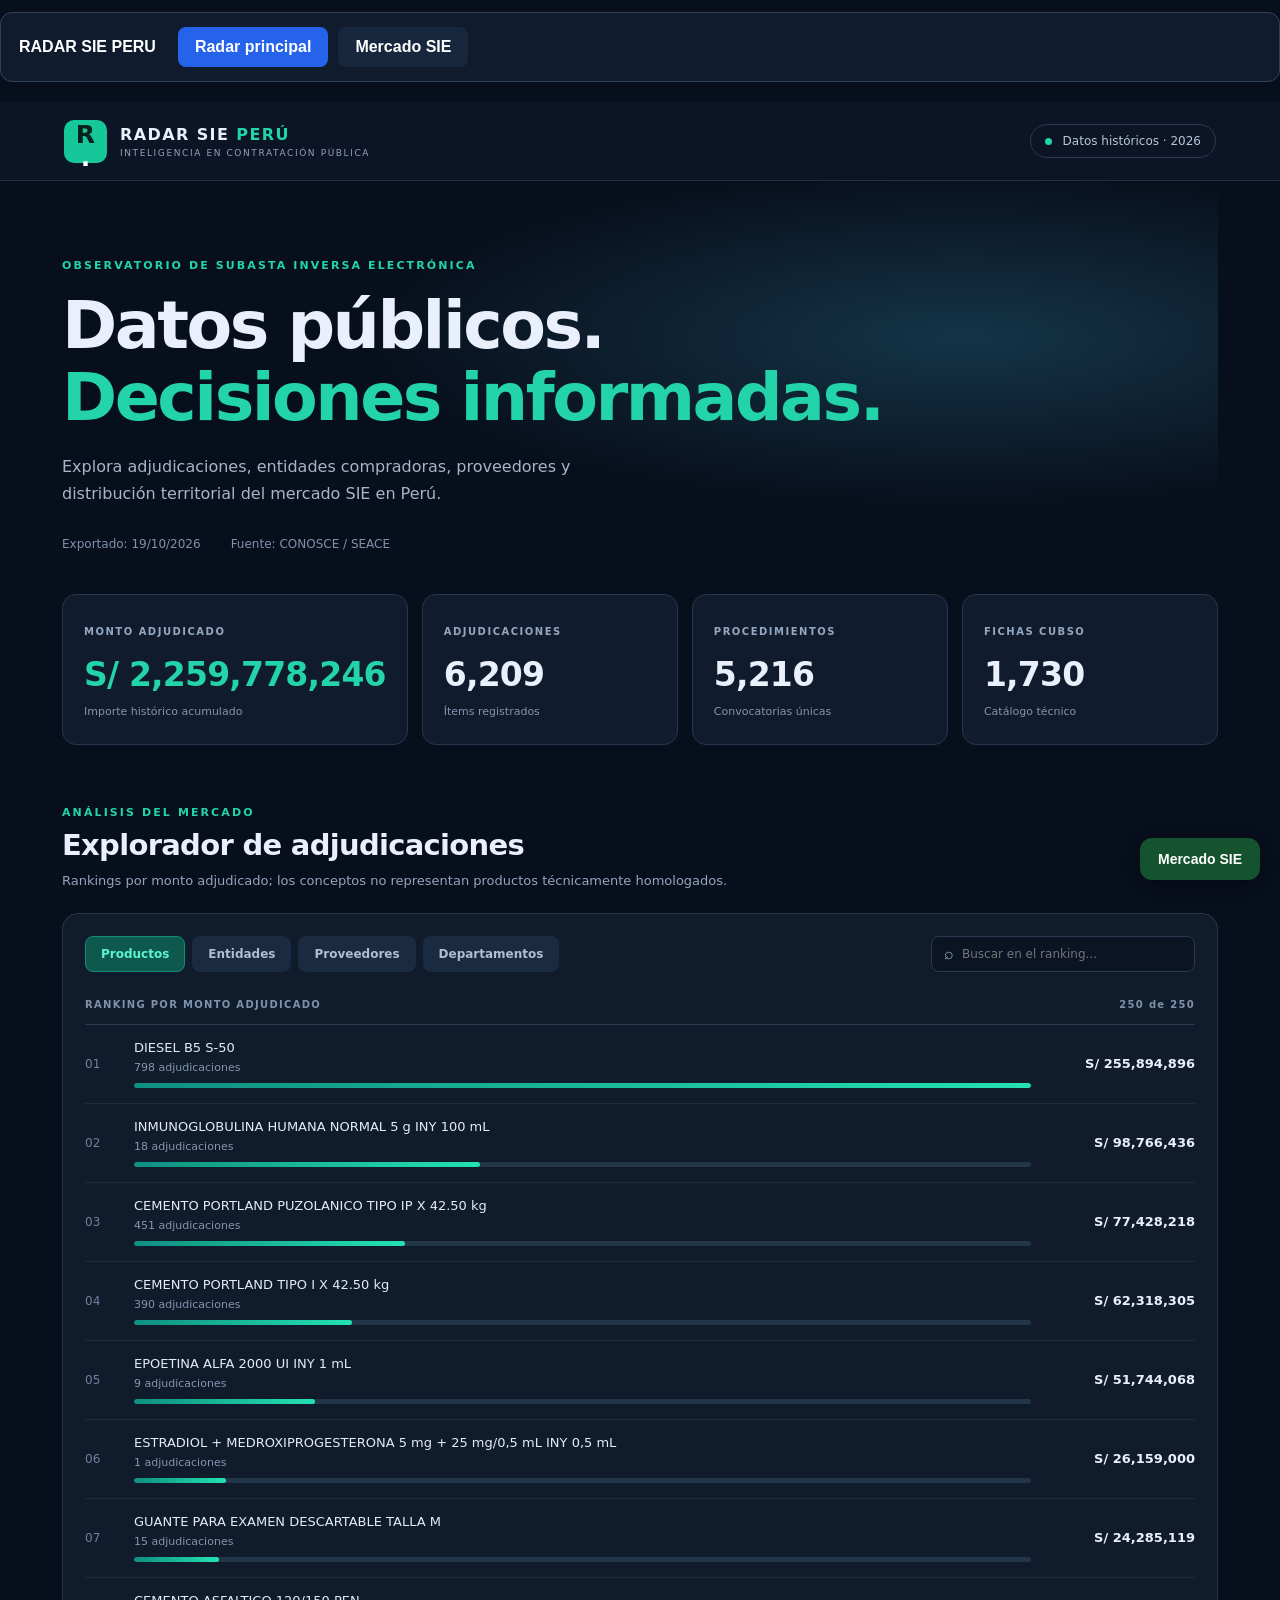
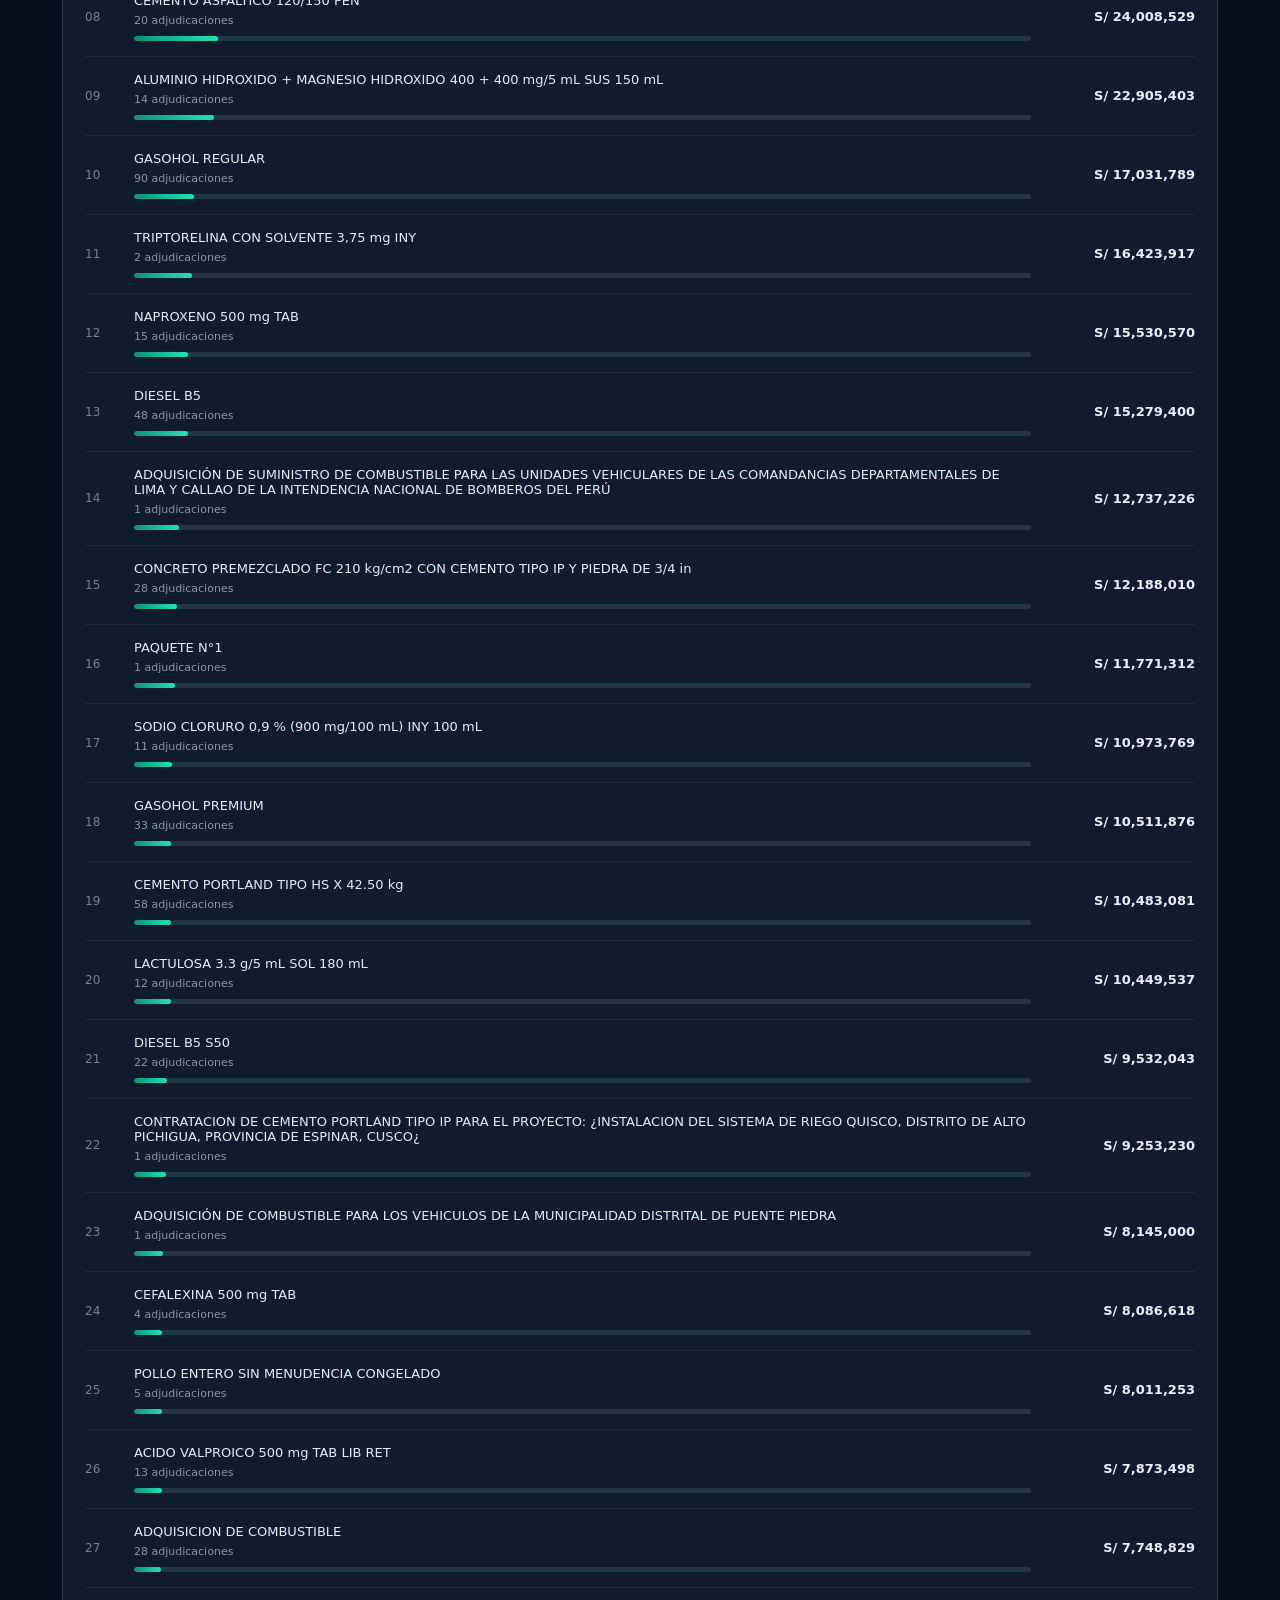
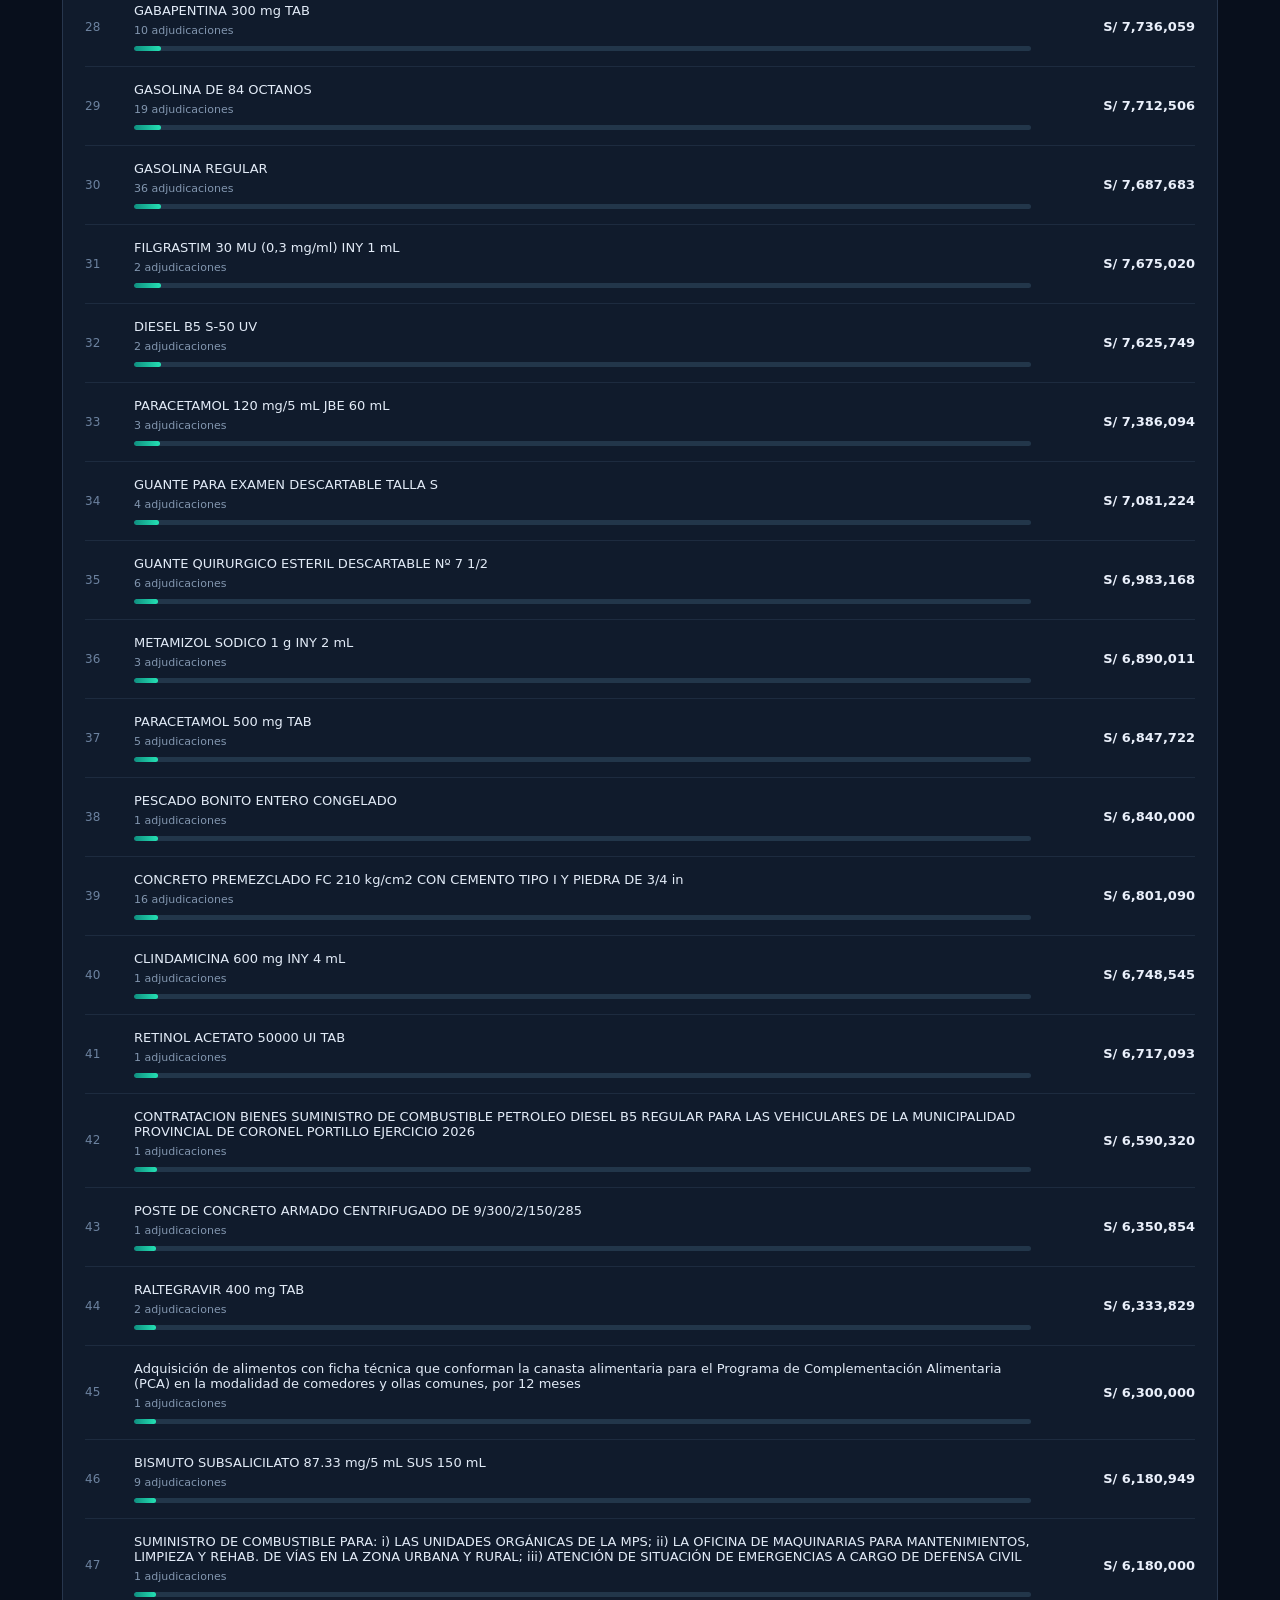
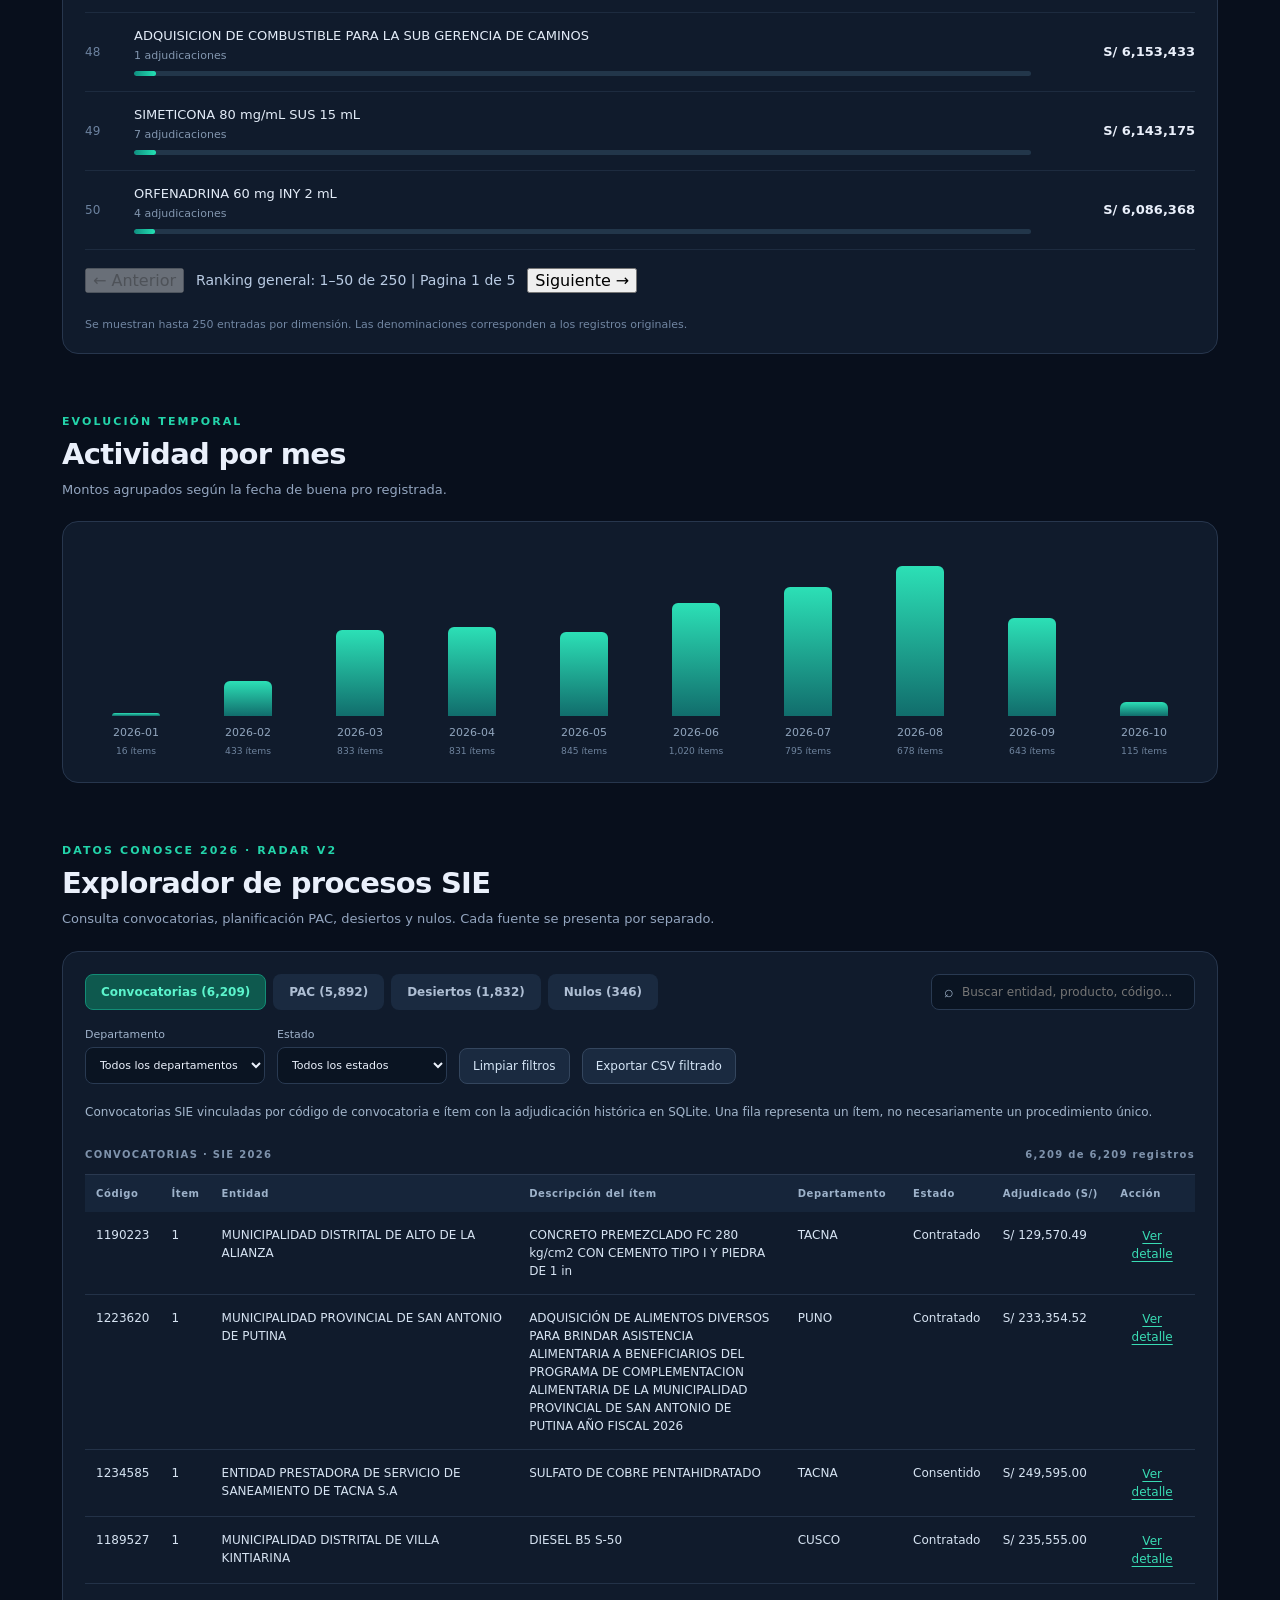
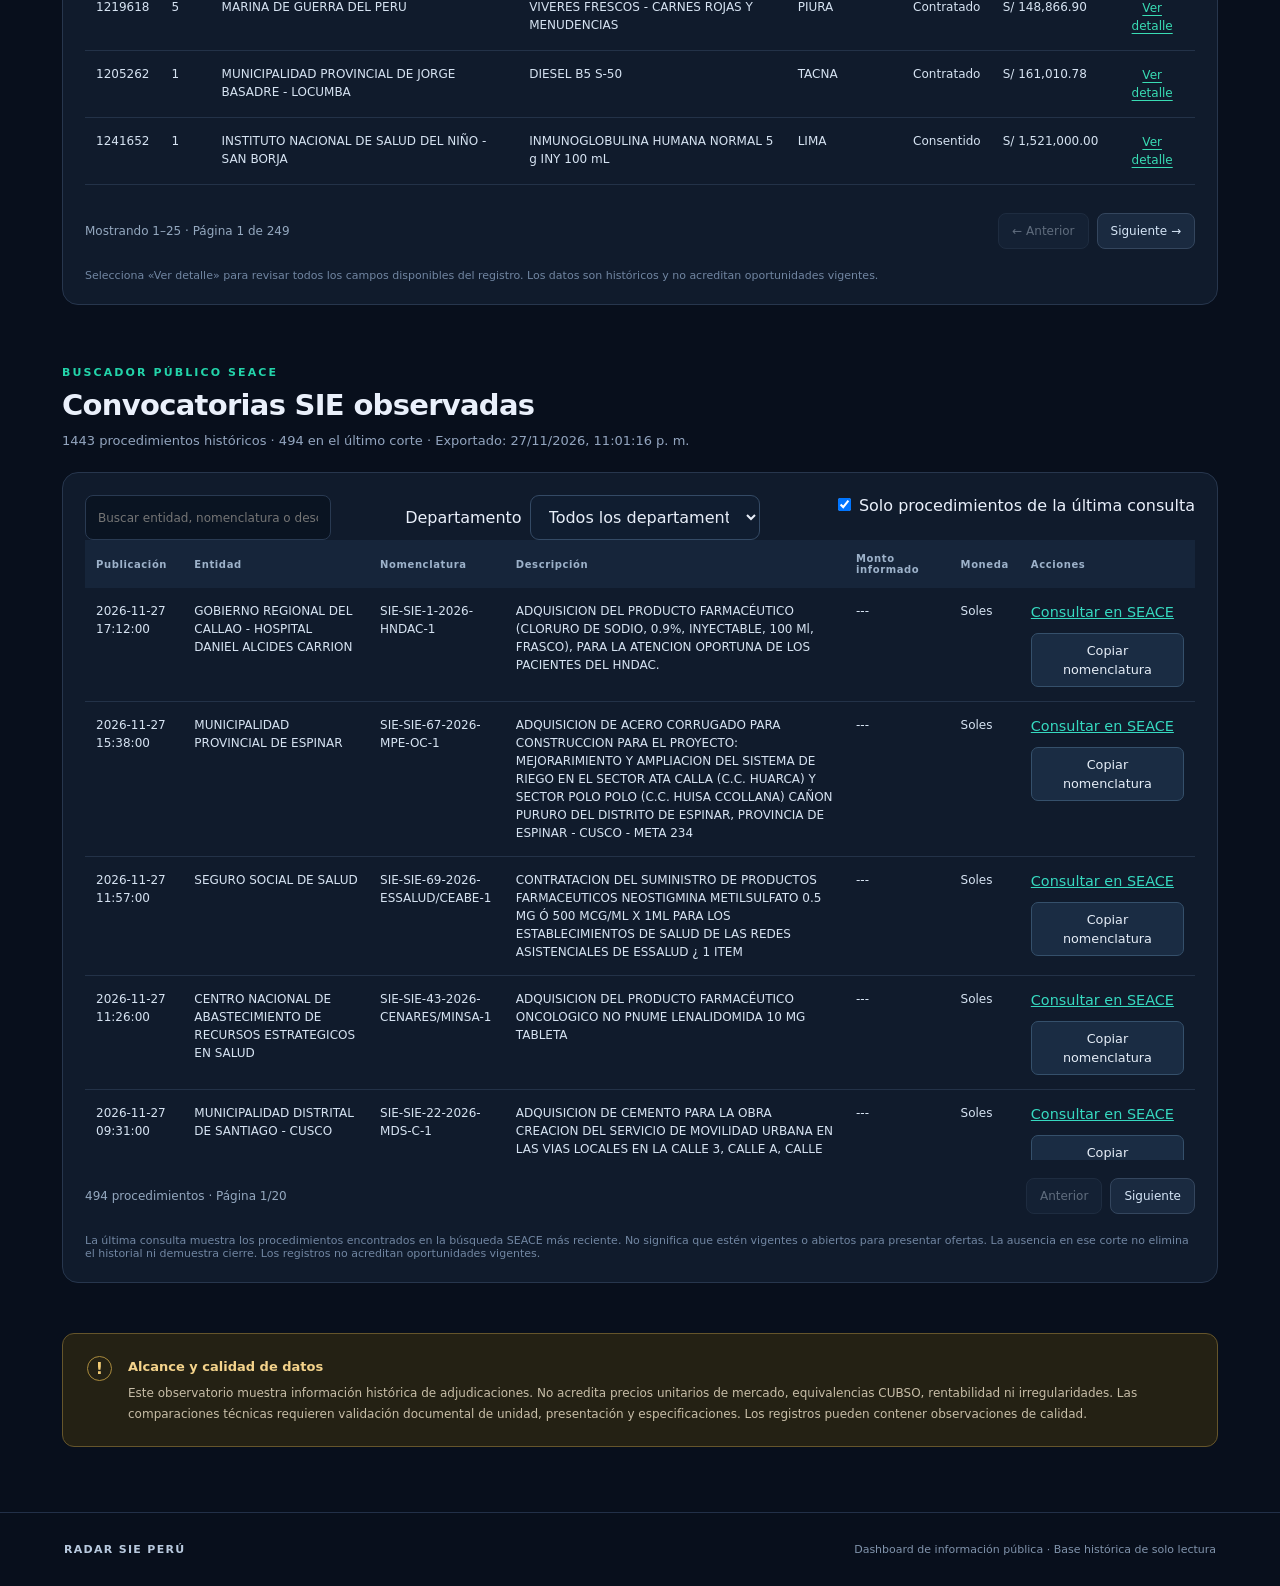
<file: docs/index.html>
<!doctype html><html lang="es"><head><meta charset="utf-8"><meta name="viewport" content="width=device-width,initial-scale=1"><meta name="theme-color" content="#0b1220"><title>Radar SIE Perú · Inteligencia de contrataciones</title><link rel="stylesheet" href="styles.css"><style>
#seace .seace-department-select {
    background: #101d30;
    color: #e8eef8;
    border: 1px solid #344a65;
    border-radius: 9px;
    padding: 11px 14px;
    min-width: 190px;
    max-width: 230px;
    font: inherit;
    cursor: pointer;
    color-scheme: dark;
}
#seace .seace-department-select:focus {
    outline: 2px solid #27d6c3;
    outline-offset: 2px;
}
#seace .seace-department-select option {
    background: #101d30;
    color: #e8eef8;
}
</style>
</head><body>
<!-- RADAR_SIE_NAVEGACION_V231 -->
<nav aria-label="Secciones de Radar SIE Peru" style="display:flex;gap:10px;flex-wrap:wrap;align-items:center;padding:14px 18px;margin:12px auto 20px;max-width:1450px;background:#101c2e;border:1px solid #30425b;border-radius:12px;font-family:Arial,sans-serif;position:relative;z-index:10">
  <span style="color:#ffffff;font-weight:700;margin-right:12px">RADAR SIE PERU</span>
  <a href="./index.html" style="padding:11px 17px;border-radius:8px;background:#2563eb;color:#ffffff;text-decoration:none;font-weight:700">Radar principal</a>
  <a href="./mercado.html" style="padding:11px 17px;border-radius:8px;background:#17273e;color:#ffffff;text-decoration:none;font-weight:700">Mercado SIE</a>
</nav>
<!-- FIN_RADAR_SIE_NAVEGACION_V231 -->
<header class="top"><div class="brand"><span class="logo">R<span>·</span></span><div><strong>RADAR SIE <em>PERÚ</em></strong><small>INTELIGENCIA EN CONTRATACIÓN PÚBLICA</small></div></div><span class="status"><i></i> Datos históricos · 2026</span></header>
<main><section class="hero"><div class="eyebrow">OBSERVATORIO DE SUBASTA INVERSA ELECTRÓNICA</div><h1>Datos públicos.<br><span>Decisiones informadas.</span></h1><p>Explora adjudicaciones, entidades compradoras, proveedores y distribución territorial del mercado SIE en Perú.</p><div class="hero-foot"><span id="actualizado">Cargando datos...</span><span>Fuente: CONOSCE / SEACE</span></div></section>
<section class="stats" id="stats"><div class="metric"><label>MONTO ADJUDICADO</label><strong id="monto">—</strong><small>Importe histórico acumulado</small></div><div class="metric"><label>ADJUDICACIONES</label><strong id="adjudicaciones">—</strong><small>Ítems registrados</small></div><div class="metric"><label>PROCEDIMIENTOS</label><strong id="procedimientos">—</strong><small>Convocatorias únicas</small></div><div class="metric"><label>FICHAS CUBSO</label><strong id="fichas">—</strong><small>Catálogo técnico</small></div></section>
<section class="section"><div class="section-head"><div><div class="eyebrow">ANÁLISIS DEL MERCADO</div><h2>Explorador de adjudicaciones</h2><p>Rankings por monto adjudicado; los conceptos no representan productos técnicamente homologados.</p></div></div><div class="panel"><div class="controls"><div class="tabs" role="group" aria-label="Dimensión del ranking"><button class="active" data-tab="productos">Productos</button><button data-tab="entidades">Entidades</button><button data-tab="proveedores">Proveedores</button><button data-tab="departamentos">Departamentos</button></div><label class="search"><span>⌕</span><input id="buscar" placeholder="Buscar en el ranking..." aria-label="Buscar en ranking"></label></div><div class="charthead"><span>RANKING POR MONTO ADJUDICADO</span><span id="contador">—</span></div><div id="ranking" class="ranking"></div><div class="footnote">Se muestran hasta 250 entradas por dimensión. Las denominaciones corresponden a los registros originales.</div></div></section>
<section class="section"><div class="section-head"><div><div class="eyebrow">EVOLUCIÓN TEMPORAL</div><h2>Actividad por mes</h2><p>Montos agrupados según la fecha de buena pro registrada.</p></div></div><div class="panel"><div id="meses" class="months"></div></div></section>
<section class="section" id="explorador-v2"><div class="section-head"><div><div class="eyebrow">DATOS CONOSCE 2026 · RADAR V2</div><h2>Explorador de procesos SIE</h2><p>Consulta convocatorias, planificación PAC, desiertos y nulos. Cada fuente se presenta por separado.</p></div></div><div class="panel"><div class="controls"><div class="tabs" role="group" aria-label="Fuente de registros SIE" id="v2-tabs"><button class="active" data-v2tab="convocatorias">Convocatorias <span id="v2-count-convocatorias"></span></button><button data-v2tab="pac">PAC <span id="v2-count-pac"></span></button><button data-v2tab="desiertos">Desiertos <span id="v2-count-desiertos"></span></button><button data-v2tab="nulos">Nulos <span id="v2-count-nulos"></span></button></div><label class="search"><span>⌕</span><input id="v2-search" placeholder="Buscar entidad, producto, código..." aria-label="Buscar registros SIE"></label></div><div class="v2-filterbar"><label>Departamento <select id="v2-department"><option value="">Todos los departamentos</option></select></label><label>Estado <select id="v2-state"><option value="">Todos los estados</option></select></label><button id="v2-clear" class="secondary-btn">Limpiar filtros</button><button id="v2-csv" class="secondary-btn">Exportar CSV filtrado</button></div><div class="v2-context" id="v2-context">Cargando fuentes SIE…</div><div class="charthead"><span id="v2-title">REGISTROS SIE</span><span id="v2-counter">—</span></div><div class="v2-tablewrap"><table class="v2-table"><thead id="v2-head"></thead><tbody id="v2-body"></tbody></table></div><div class="v2-pagination"><span id="v2-page-info"></span><div><button id="v2-prev" class="secondary-btn">← Anterior</button><button id="v2-next" class="secondary-btn">Siguiente →</button></div></div><div class="footnote">Selecciona «Ver detalle» para revisar todos los campos disponibles del registro. Los datos son históricos y no acreditan oportunidades vigentes.</div></div></section><dialog id="v2-detail" class="v2-dialog" aria-label="Detalle del registro"><div class="v2-dialog-top"><h3>Detalle del registro</h3><button id="v2-close" class="secondary-btn">Cerrar ×</button></div><div id="v2-detail-body"></div></dialog>
<section class="section" id="seace"><div class="section-head"><div><div class="eyebrow">BUSCADOR PÚBLICO SEACE</div><h2>Convocatorias SIE observadas</h2><p id="seace-status">Cargando convocatorias…</p></div></div><div class="panel"><div class="controls"><label class="search"><input id="seace-search" placeholder="Buscar entidad, nomenclatura o descripción" aria-label="Buscar convocatorias SEACE"></label><label style="display:flex;align-items:center;gap:8px">Departamento <select id="seace-department" aria-label="Filtrar convocatorias por departamento" class="seace-department-select"><option value="">Todos los departamentos</option><option value="Amazonas">Amazonas</option><option value="Áncash">Áncash</option><option value="Apurímac">Apurímac</option><option value="Arequipa">Arequipa</option><option value="Ayacucho">Ayacucho</option><option value="Cajamarca">Cajamarca</option><option value="Callao">Callao</option><option value="Cusco">Cusco</option><option value="Huancavelica">Huancavelica</option><option value="Huánuco">Huánuco</option><option value="Ica">Ica</option><option value="Junín">Junín</option><option value="La Libertad">La Libertad</option><option value="Lambayeque">Lambayeque</option><option value="Lima">Lima</option><option value="Loreto">Loreto</option><option value="Madre de Dios">Madre de Dios</option><option value="Moquegua">Moquegua</option><option value="Pasco">Pasco</option><option value="Piura">Piura</option><option value="Puno">Puno</option><option value="San Martín">San Martín</option><option value="Tacna">Tacna</option><option value="Tumbes">Tumbes</option><option value="Ucayali">Ucayali</option><option value="SIN_IDENTIFICAR">Sin departamento identificado</option></select></label><label><input type="checkbox" id="seace-cut" checked> Solo procedimientos de la última consulta</label></div><div class="v2-tablewrap"><table class="v2-table"><thead><tr><th>Publicación</th><th>Entidad</th><th>Nomenclatura</th><th>Descripción</th><th>Monto informado</th><th>Moneda</th><th>Acciones</th></tr></thead><tbody id="seace-body"></tbody></table></div><div class="v2-pagination"><span id="seace-page"></span><div><button id="seace-prev" class="secondary-btn">Anterior</button><button id="seace-next" class="secondary-btn">Siguiente</button></div></div><div class="footnote">La última consulta muestra los procedimientos encontrados en la búsqueda SEACE más reciente. No significa que estén vigentes o abiertos para presentar ofertas. La ausencia en ese corte no elimina el historial ni demuestra cierre. Los registros no acreditan oportunidades vigentes.</div></div></section>
<section class="notice"><div class="notice-icon">!</div><div><strong>Alcance y calidad de datos</strong><p>Este observatorio muestra información histórica de adjudicaciones. No acredita precios unitarios de mercado, equivalencias CUBSO, rentabilidad ni irregularidades. Las comparaciones técnicas requieren validación documental de unidad, presentación y especificaciones. Los registros pueden contener observaciones de calidad.</p></div></section></main><footer><strong>RADAR SIE PERÚ</strong><span>Dashboard de información pública · Base histórica de solo lectura</span></footer><script src="app.js" defer></script><script src="app_v2.js" defer></script><script src="app_seace.js?v=2144" defer></script>
<!-- RADAR SIE: ACCESO MERCADO V2.12 -->
<a href="./mercado.html"
   aria-label="Abrir Mercado SIE"
   style="
     position:fixed;
     right:20px;
     bottom:20px;
     z-index:9999;
     display:inline-flex;
     align-items:center;
     gap:8px;
     padding:13px 18px;
     border-radius:12px;
     background:#14532d;
     color:#ffffff;
     text-decoration:none;
     font-family:Arial,sans-serif;
     font-size:14px;
     font-weight:700;
     box-shadow:0 4px 16px rgba(0,0,0,.3);
   ">
   Mercado SIE
</a>
<!-- FIN ACCESO MERCADO V2.12 -->
<script src="paginacion_global_v240.js" defer></script>
</body></html>
</file>
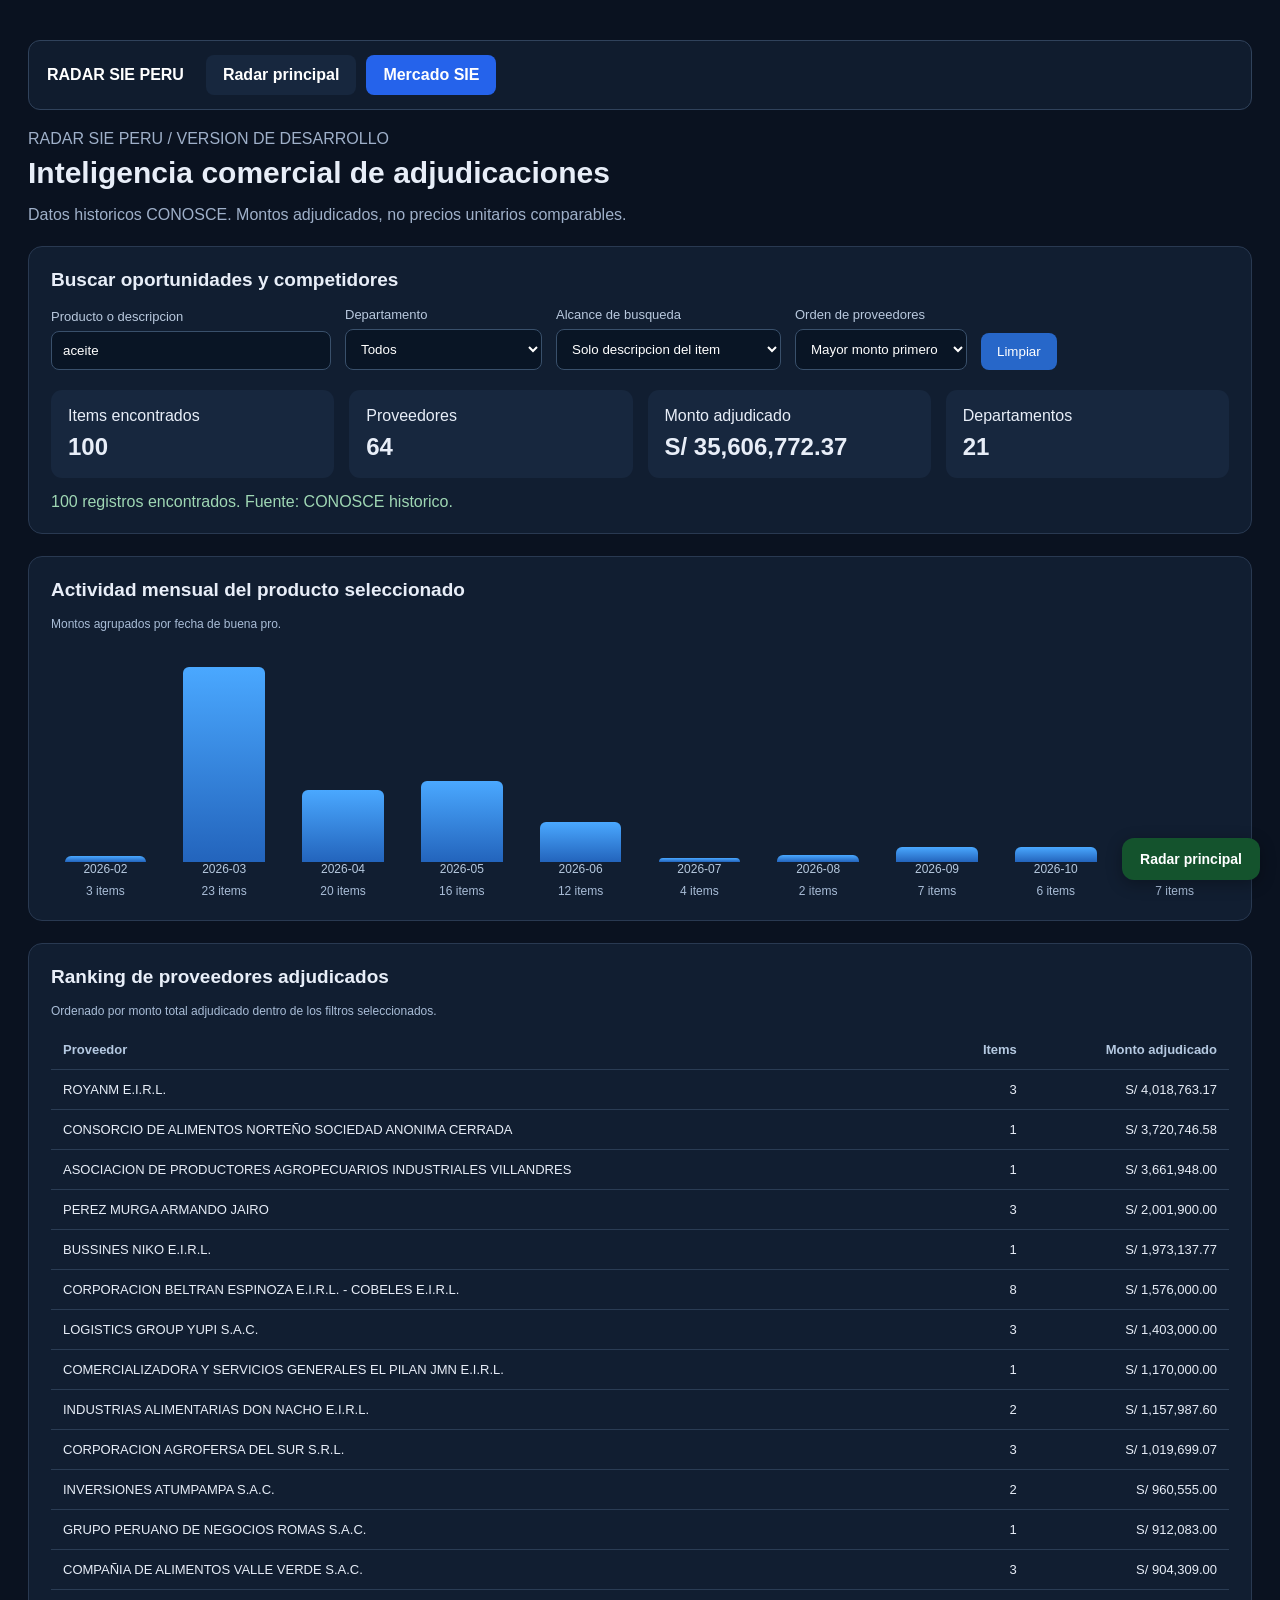
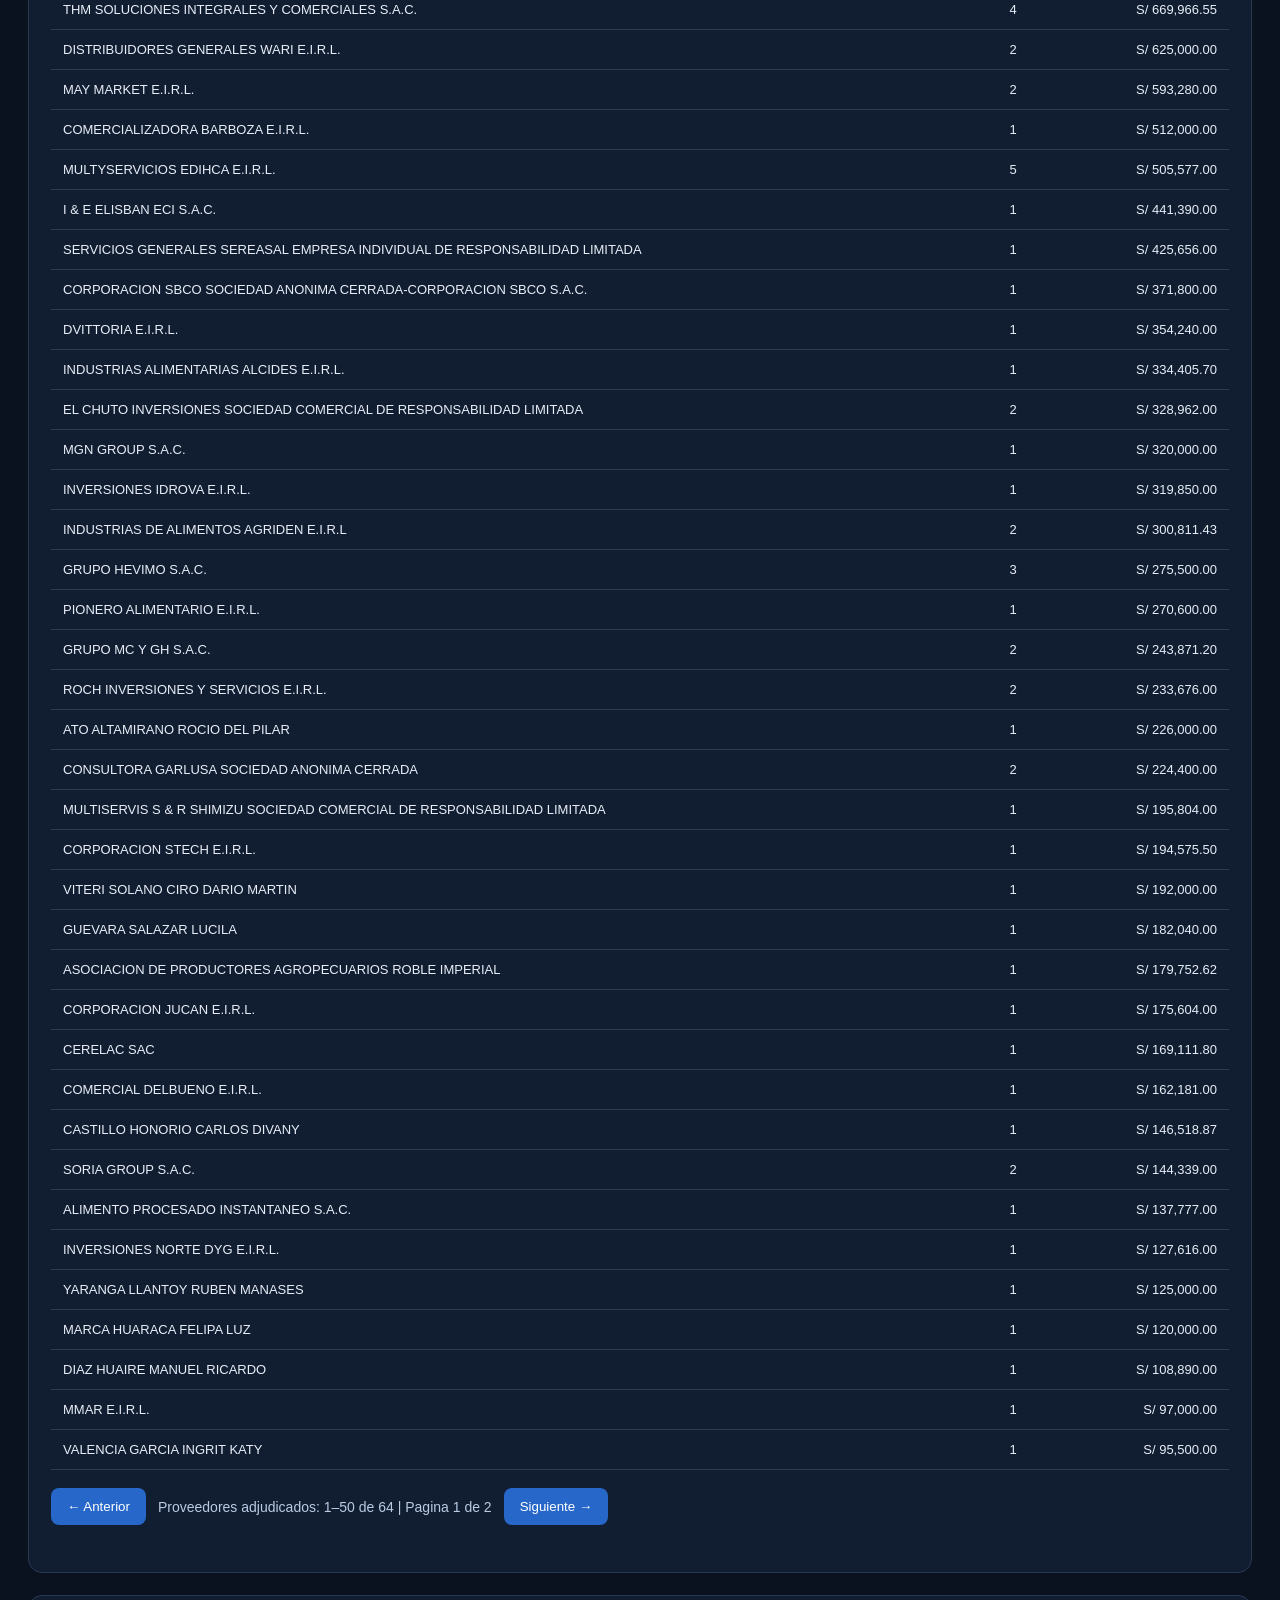
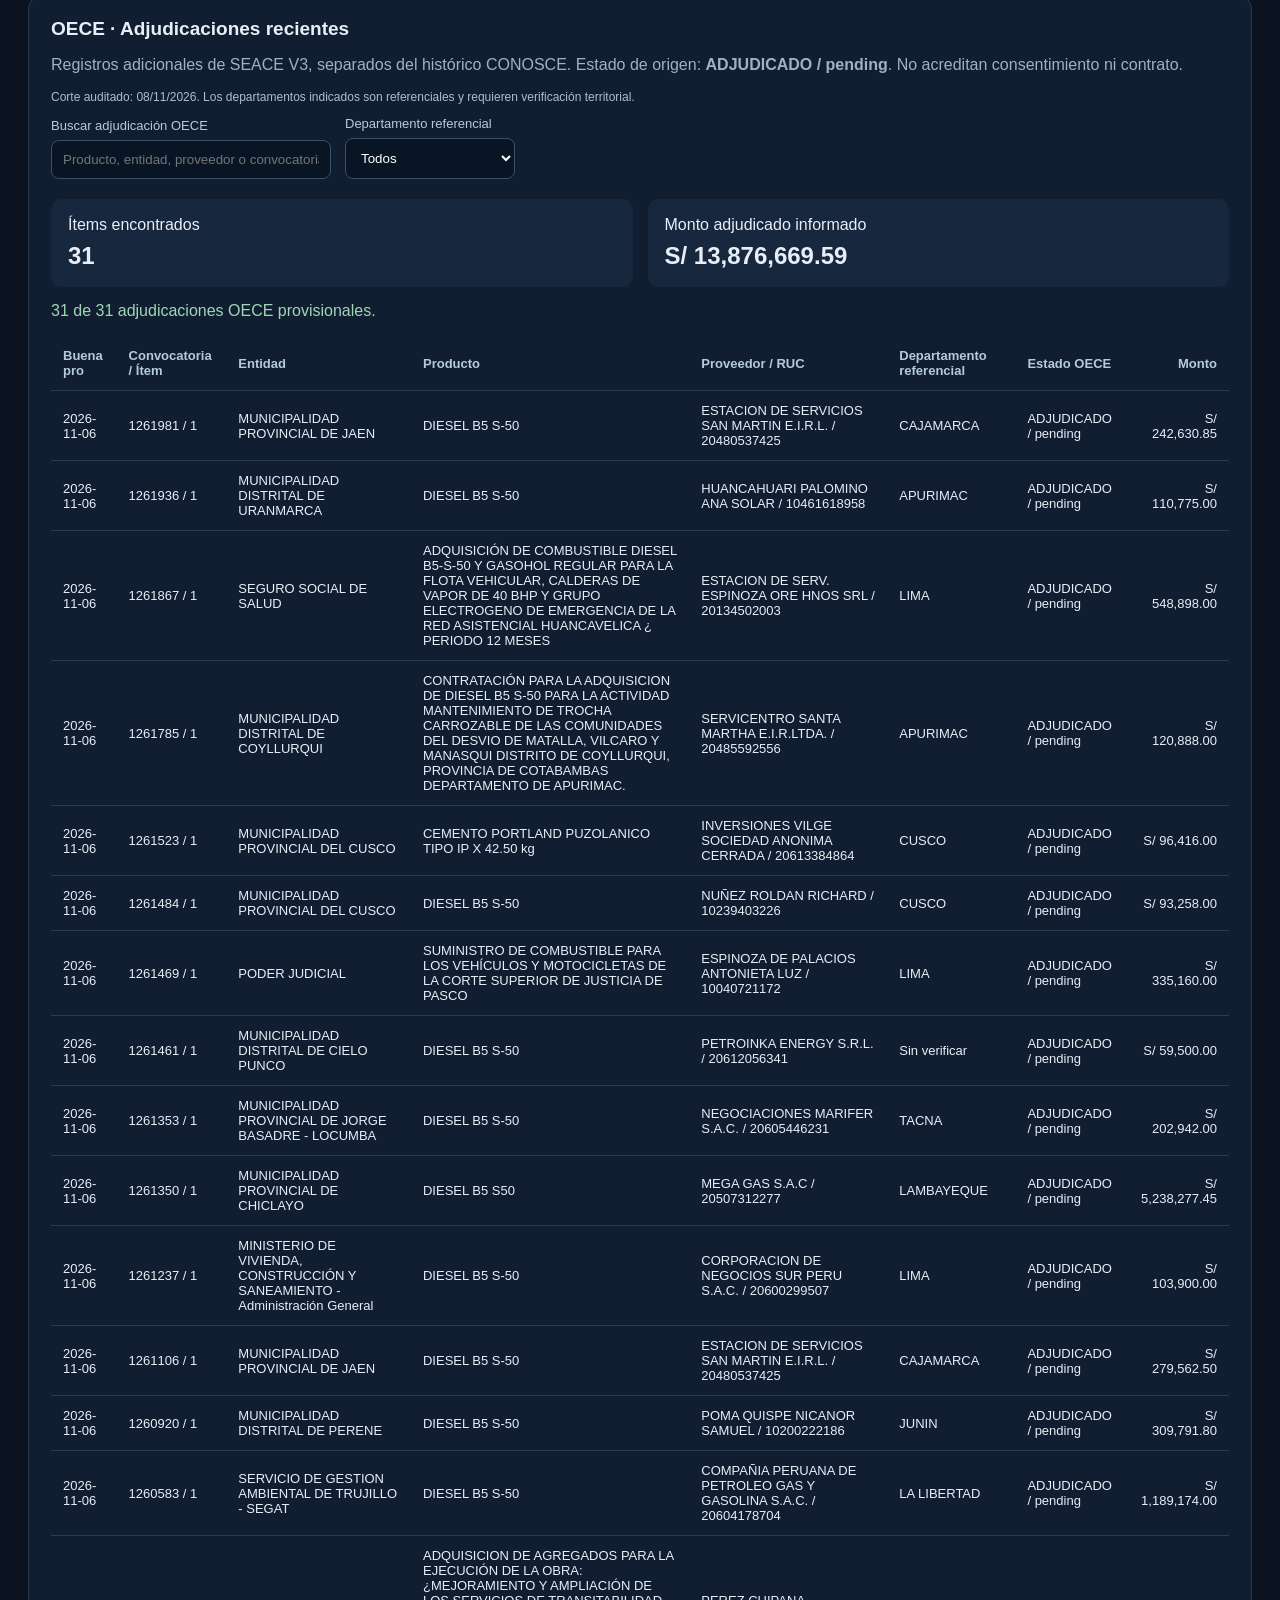
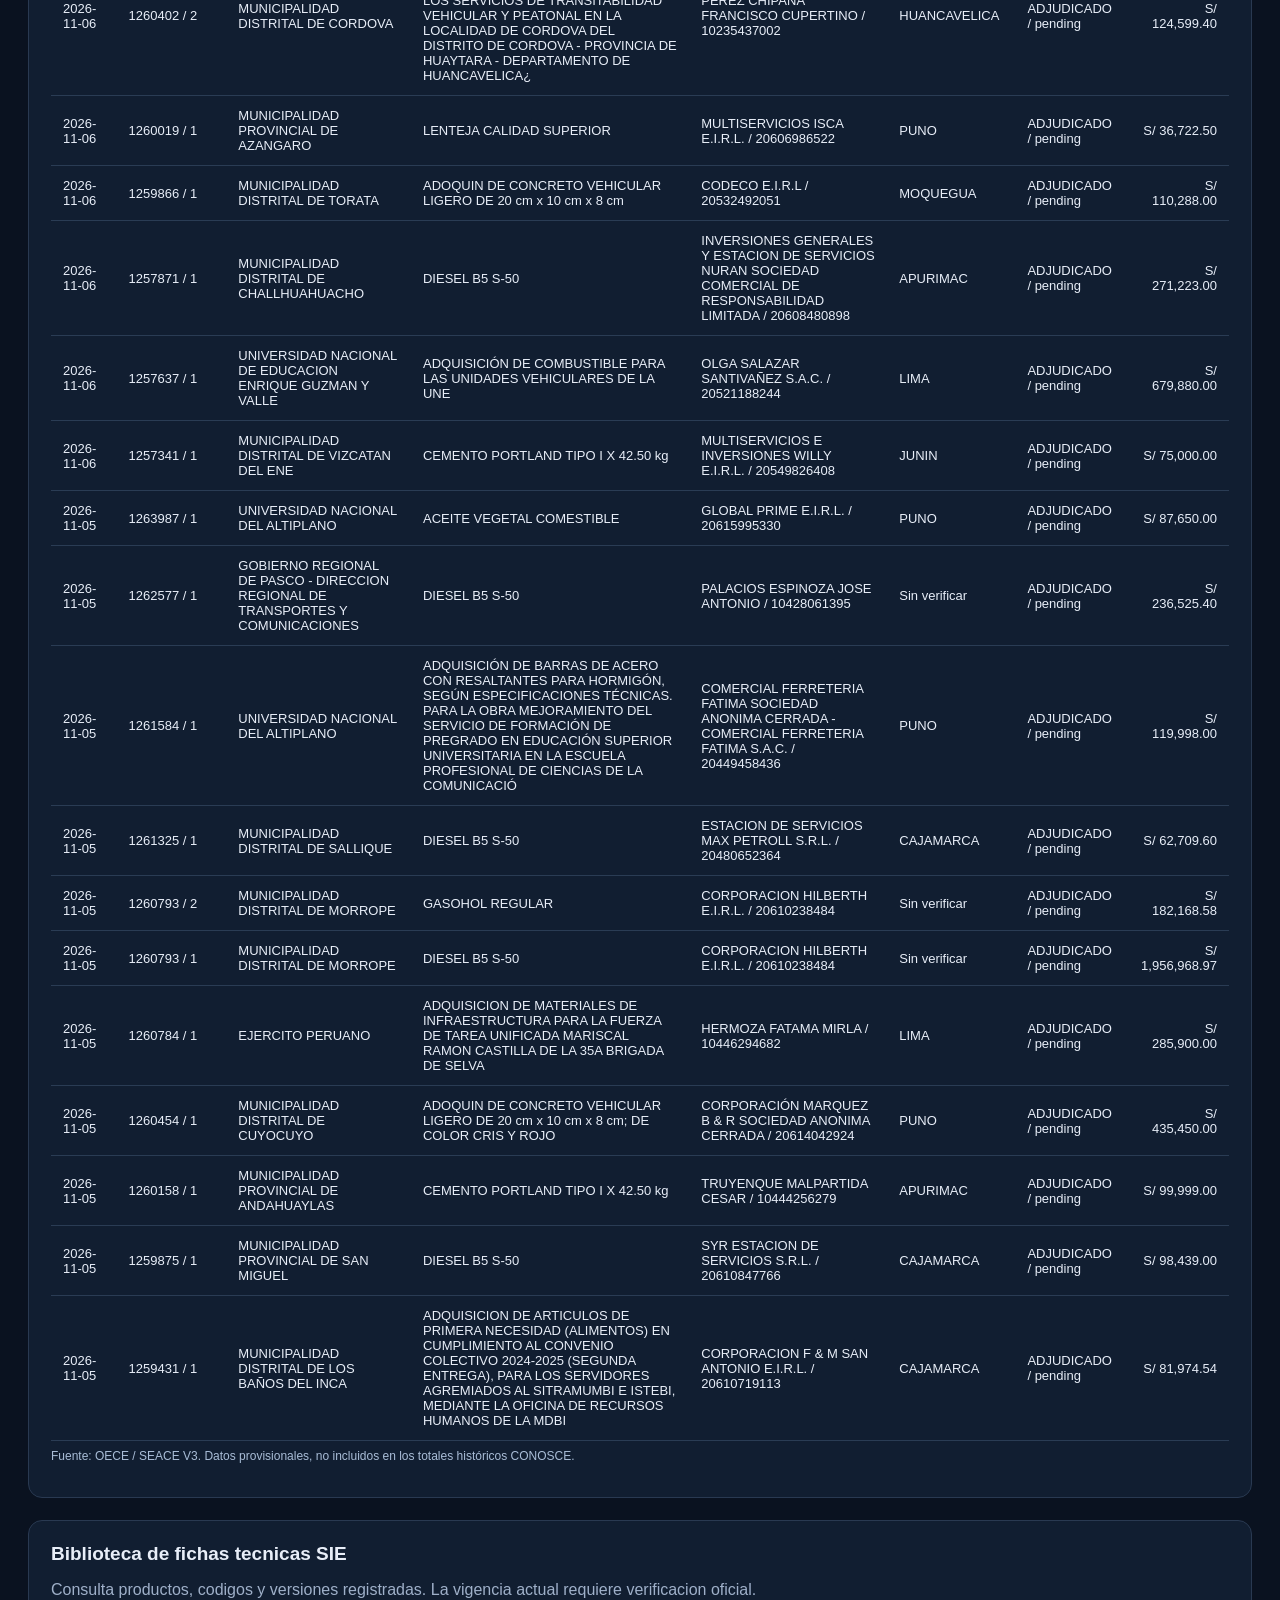
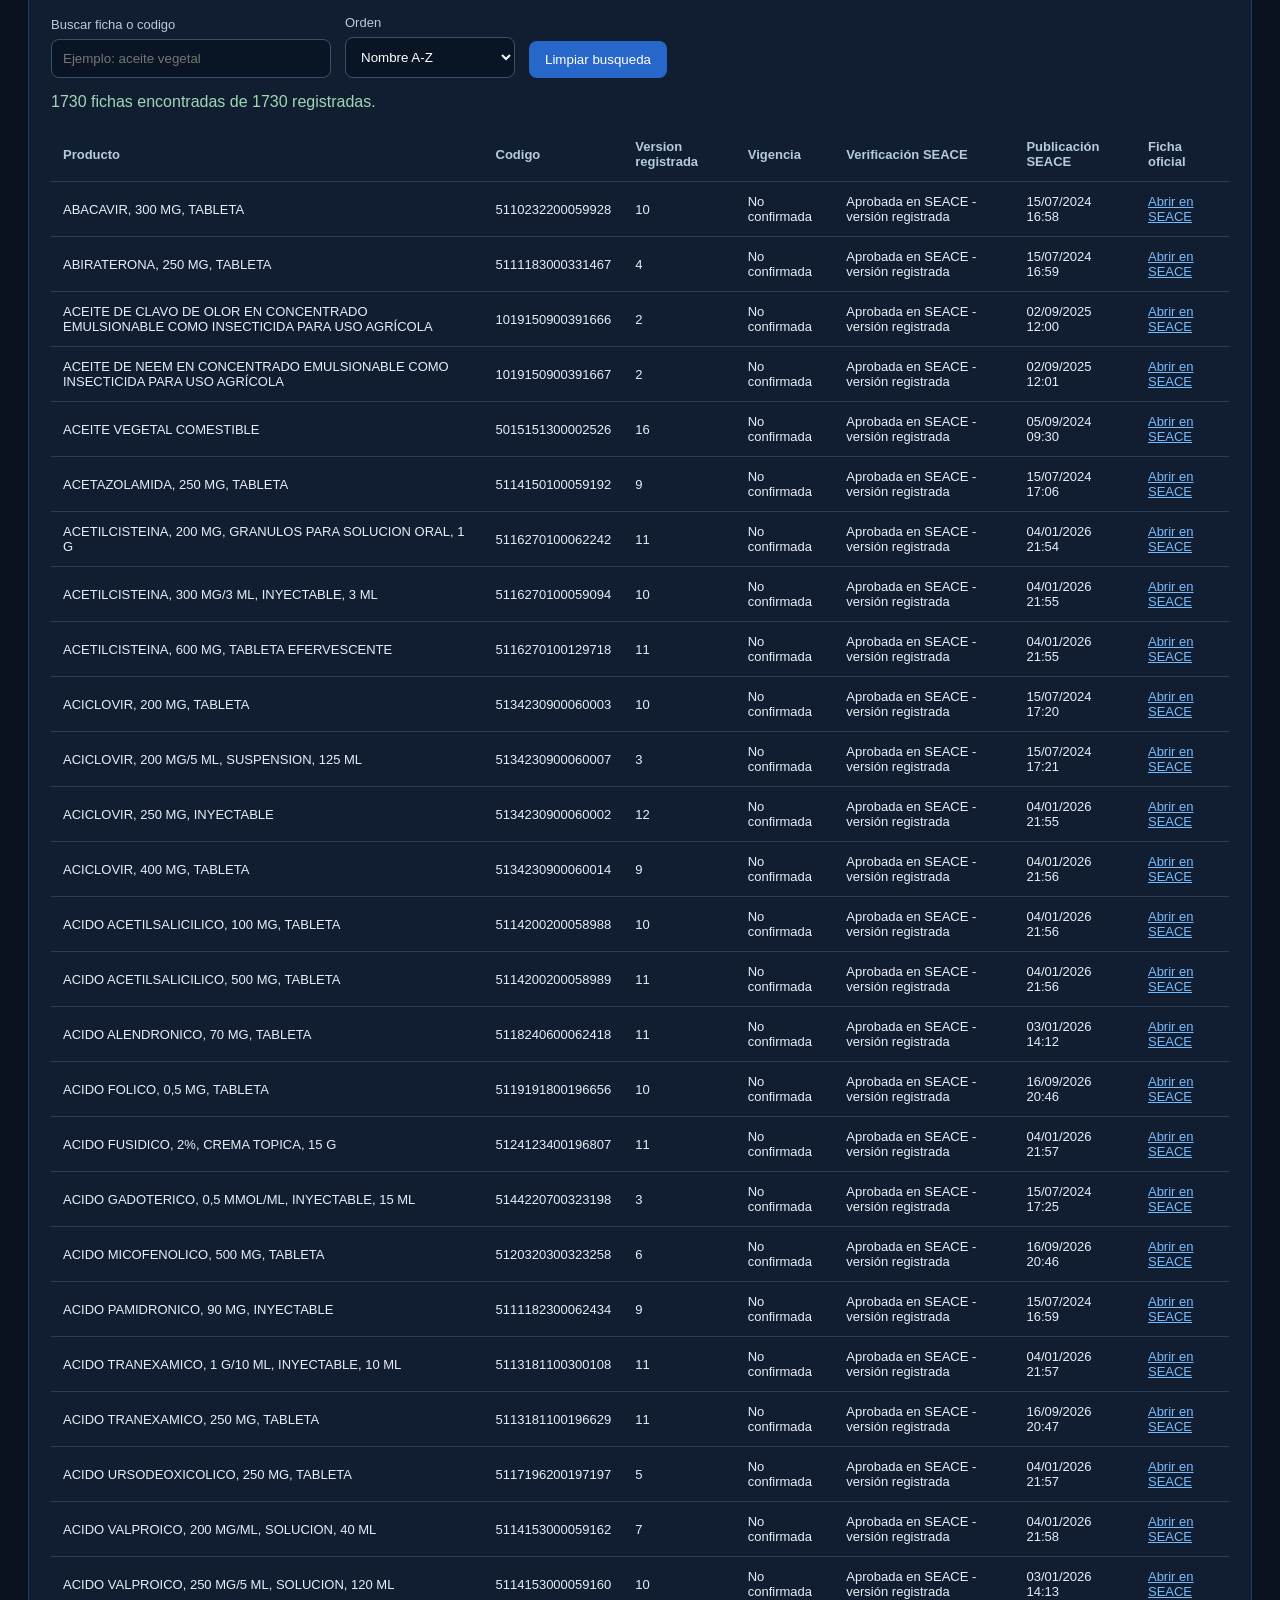
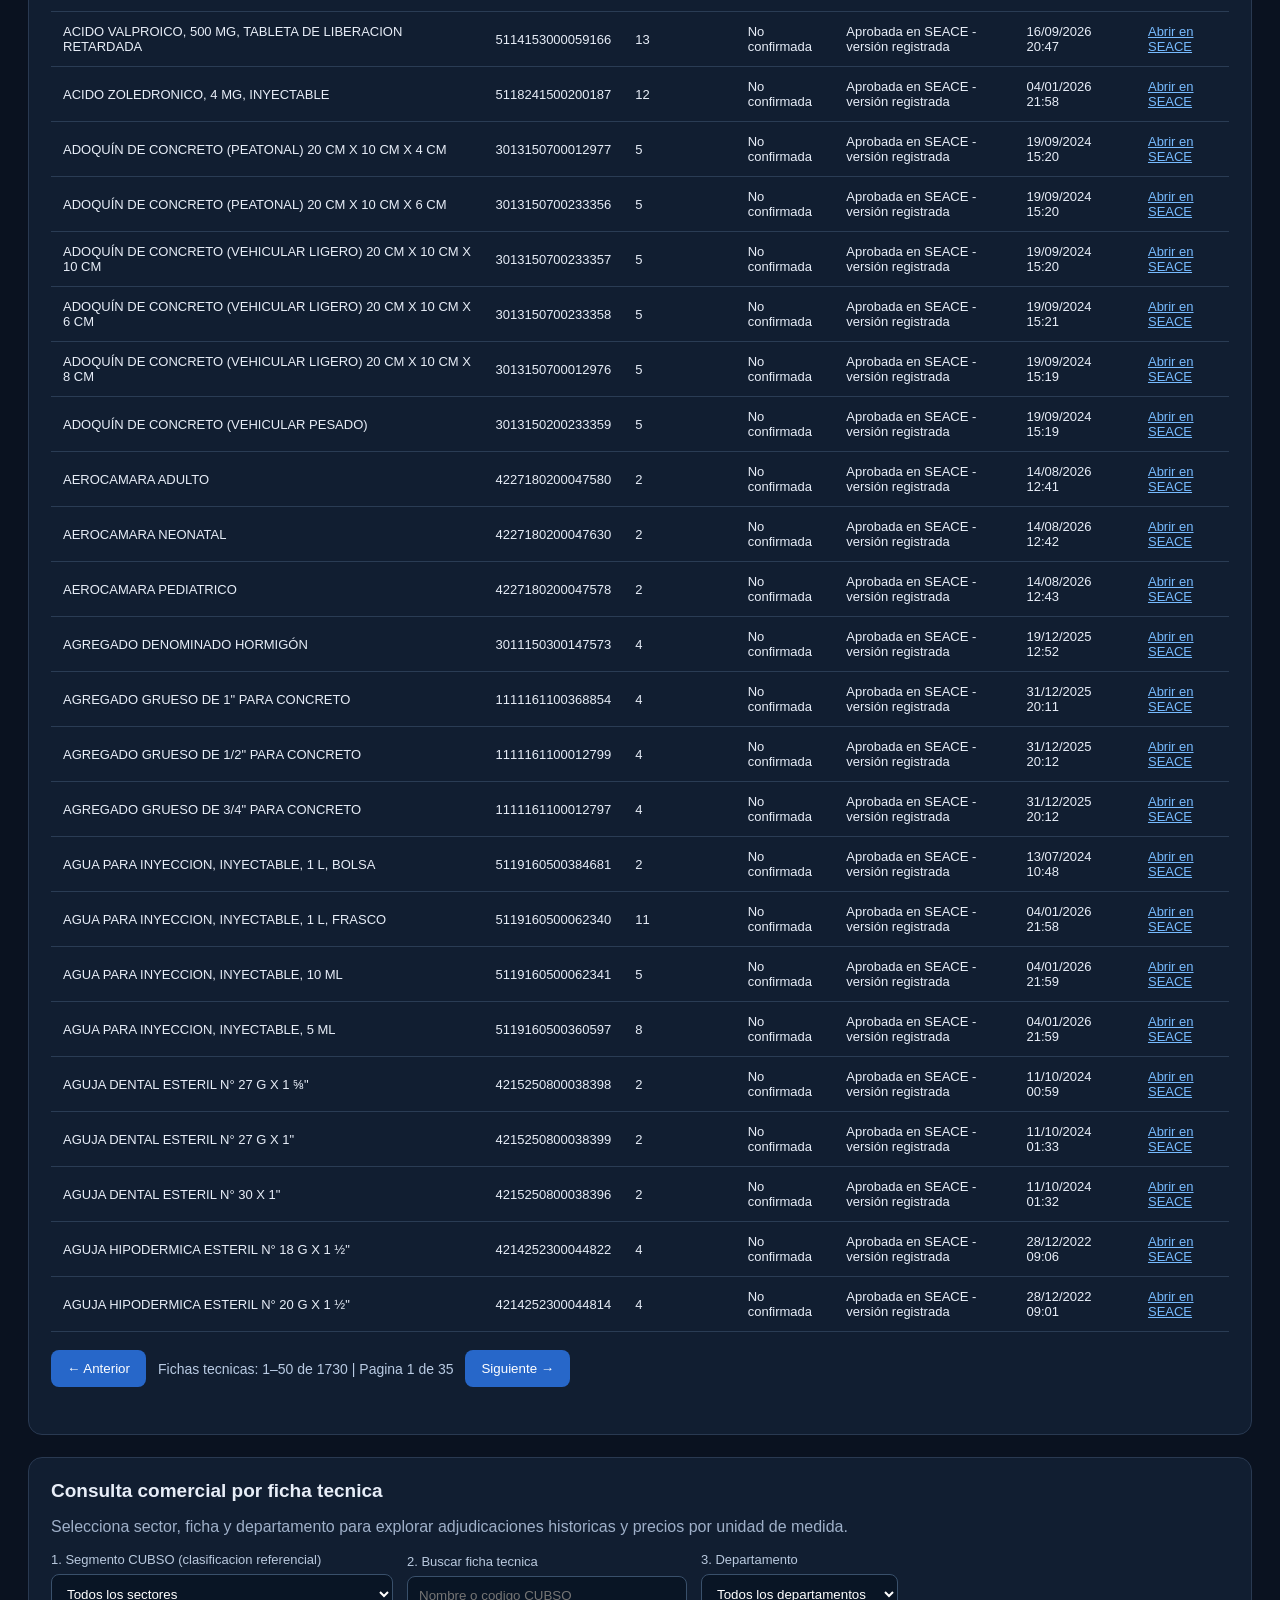
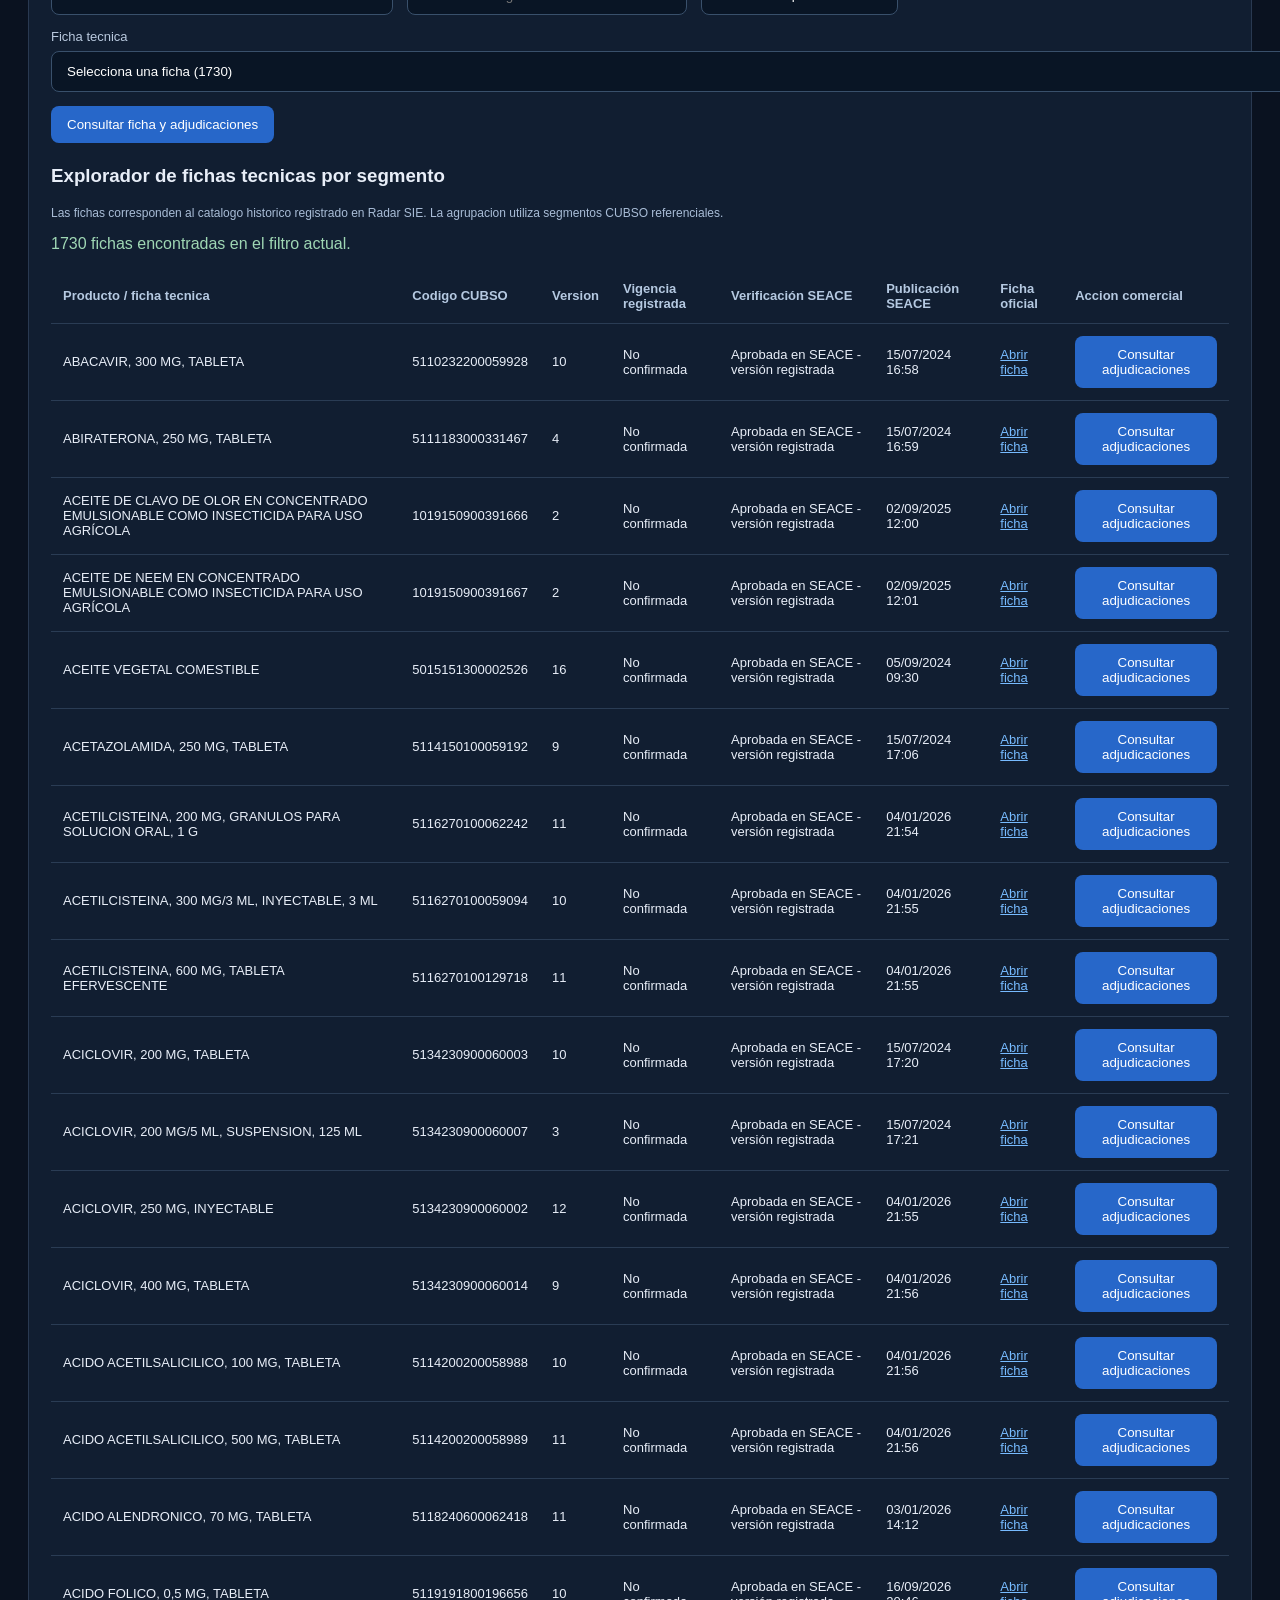
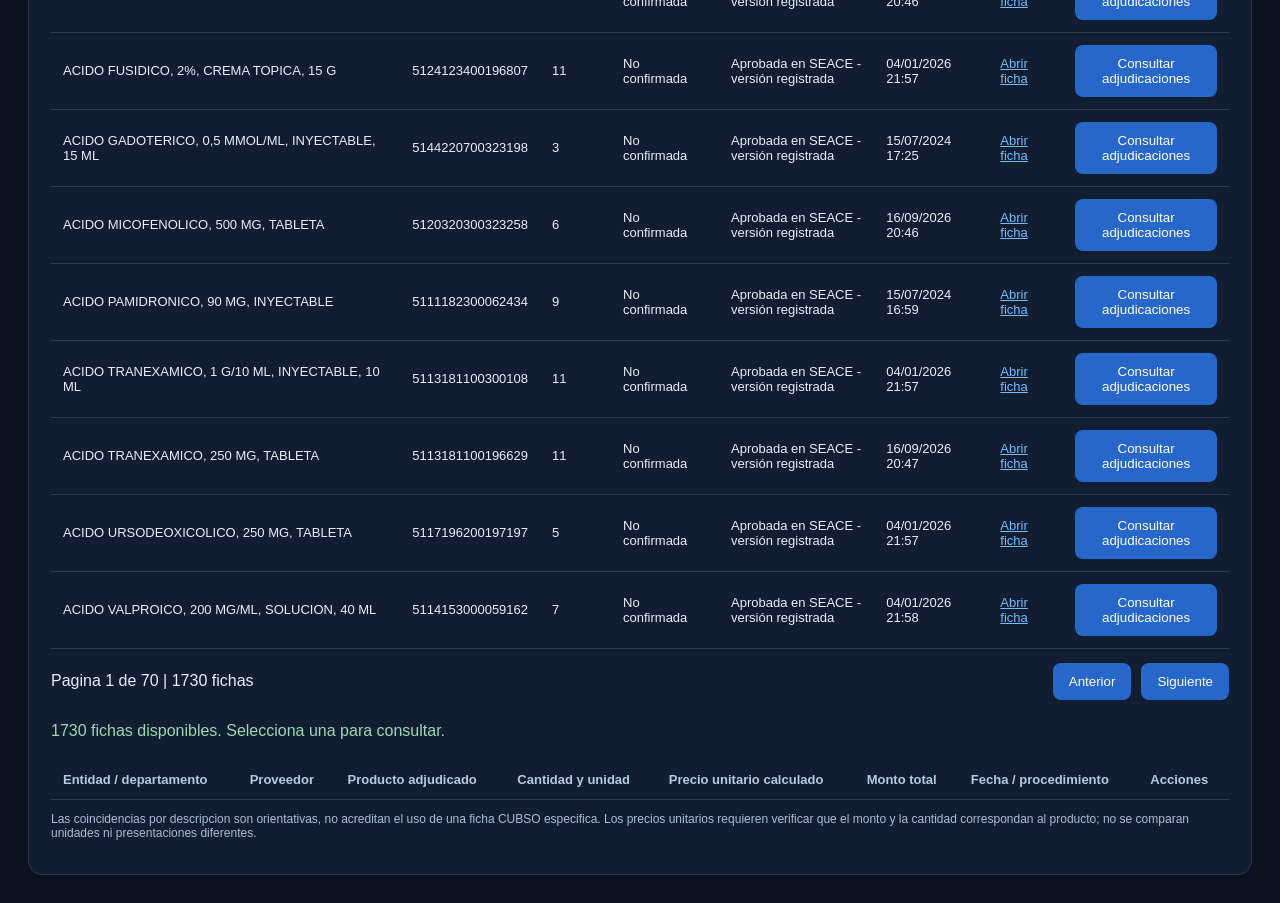
<file: docs/mercado.html>
<!DOCTYPE html>
<html lang="es">
<head>
<meta charset="UTF-8">
<meta name="viewport" content="width=device-width, initial-scale=1">
<title>Radar SIE Peru - Inteligencia Comercial</title>
<style>
:root{font-family:Segoe UI,Arial,sans-serif;color:#e8eef8;background:#0a1220}
*{box-sizing:border-box}
body{margin:0;padding:28px;max-width:1450px;margin-inline:auto}
h1{font-size:30px;margin:8px 0}
h2{font-size:19px;margin:0 0 16px}
p,.muted{color:#9fb0c9}
.panel{background:#111e31;border:1px solid #293951;border-radius:14px;padding:22px;margin-top:22px}
.filters{display:flex;gap:14px;flex-wrap:wrap;align-items:end}
label{display:flex;flex-direction:column;gap:7px;font-size:13px;color:#b9c9de}
input,select{background:#091525;color:#fff;border:1px solid #39506b;border-radius:8px;padding:11px;min-width:170px}
input{min-width:280px}
button{background:#2767c9;color:white;border:0;border-radius:8px;padding:11px 16px;cursor:pointer}
.cards{display:grid;grid-template-columns:repeat(auto-fit,minmax(180px,1fr));gap:15px;margin-top:20px}
.card{background:#17273e;border-radius:11px;padding:17px}
.card strong{display:block;font-size:24px;margin-top:8px}
table{border-collapse:collapse;width:100%;font-size:13px}
th,td{text-align:left;padding:12px;border-bottom:1px solid #2a3c54}
th{color:#b5c9e1}
.right{text-align:right}
.tablewrap{overflow-x:auto}
.chart{display:flex;align-items:end;gap:10px;height:255px;overflow-x:auto;padding-top:22px}
.month{flex:1;min-width:58px;text-align:center;font-size:12px;color:#b6c9df}
.barbox{height:195px;display:flex;align-items:end;justify-content:center}
.bar{background:linear-gradient(180deg,#4aa8ff,#2364bc);width:75%;border-radius:6px 6px 0 0;min-height:2px}
.small{font-size:12px;color:#a9bdd7;margin-top:8px}
.status{margin-top:15px;color:#9fd7b4}
.error{color:#ffb4b4}
</style>
</head>
<body>
<!-- RADAR_SIE_NAVEGACION_V231 -->
<nav aria-label="Secciones de Radar SIE Peru" style="display:flex;gap:10px;flex-wrap:wrap;align-items:center;padding:14px 18px;margin:12px auto 20px;max-width:1450px;background:#101c2e;border:1px solid #30425b;border-radius:12px;font-family:Arial,sans-serif;position:relative;z-index:10">
  <span style="color:#ffffff;font-weight:700;margin-right:12px">RADAR SIE PERU</span>
  <a href="./index.html" style="padding:11px 17px;border-radius:8px;background:#17273e;color:#ffffff;text-decoration:none;font-weight:700">Radar principal</a>
  <a href="./mercado.html" style="padding:11px 17px;border-radius:8px;background:#2563eb;color:#ffffff;text-decoration:none;font-weight:700">Mercado SIE</a>
</nav>
<!-- FIN_RADAR_SIE_NAVEGACION_V231 -->

<div class="muted">RADAR SIE PERU / VERSION DE DESARROLLO</div>
<h1>Inteligencia comercial de adjudicaciones</h1>
<p>Datos historicos CONOSCE. Montos adjudicados, no precios unitarios comparables.</p>

<section class="panel">
<h2>Buscar oportunidades y competidores</h2>
<div class="filters">
<label>Producto o descripcion
<input id="search" value="aceite" placeholder="Ejemplo: aceite">
</label>
<label>Departamento
<select id="dept"><option value="">Todos</option></select>
</label>
<label>Alcance de busqueda
<select id="scope">
<option value="item">Solo descripcion del item</option>
<option value="all">Item o descripcion del proceso</option>
</select>
</label>
<label>Orden de proveedores
<select id="order">
<option value="desc">Mayor monto primero</option>
<option value="asc">Menor monto primero</option>
</select>
</label>
<button id="clear">Limpiar</button>
</div>

<div class="cards">
<div class="card"><span>Items encontrados</span><strong id="items">-</strong></div>
<div class="card"><span>Proveedores</span><strong id="suppliers">-</strong></div>
<div class="card"><span>Monto adjudicado</span><strong id="amount">-</strong></div>
<div class="card"><span>Departamentos</span><strong id="departments">-</strong></div>
</div>
<div class="status" id="status">Cargando datos...</div>
</section>

<section class="panel">
<h2>Actividad mensual del producto seleccionado</h2>
<p class="small">Montos agrupados por fecha de buena pro.</p>
<div id="chart" class="chart"></div>
</section>

<section class="panel">
<h2>Ranking de proveedores adjudicados</h2>
<p class="small">Ordenado por monto total adjudicado dentro de los filtros seleccionados.</p>
<div class="tablewrap">
<table>
<thead><tr>
<th>Proveedor</th>
<th class="right">Items</th>
<th class="right">Monto adjudicado</th>
</tr></thead>
<tbody id="ranking"></tbody>
</table>
</div>
</section>

<script>
"use strict";
let rows=[];

const $=id=>document.getElementById(id);
const fmt=new Intl.NumberFormat("es-PE");
const money=n=>"S/ "+new Intl.NumberFormat("es-PE",{
 minimumFractionDigits:2,maximumFractionDigits:2
}).format(n/100);

function norm(v){
 return String(v??"").normalize("NFD")
 .replace(/[\u0300-\u036f]/g,"").toLowerCase();
}

function department(r){
 return r.departamento_item_original||
 r.entidad_departamento_original||"No indicado";
}

function render(){
 const q=norm($("search").value.trim());
 const dept=$("dept").value;
 const scope=$("scope").value;
 const order=$("order").value;

 const filtered=rows.filter(r=>{
  const item=norm(r.descripcion_item);
  const process=norm(r.descripcion_proceso);
  const match=!q||item.includes(q)||(scope==="all"&&process.includes(q));
  return match&&(!dept||department(r)===dept);
 });

 const suppliers=new Map();
 const monthly=new Map();
 const depts=new Set();
 let total=0;

 for(const r of filtered){
  const cents=Number(r.monto_adjudicado_centimos)||0;
  total+=cents;
  depts.add(department(r));

  const name=r.proveedor_nombre_original||"No indicado";
  if(name.trim().toUpperCase()!=="OFUSCADO"){
    const key=r.proveedor_id!=null?String(r.proveedor_id):"name:"+name;
    if(!suppliers.has(key)){
     suppliers.set(key,{name,count:0,cents:0});
    }
    const s=suppliers.get(key);
    s.count++;
    s.cents+=cents;
  }

  const date=String(r.fecha_buenapro||"");
  if(/^\d{4}-\d{2}/.test(date)){
   const month=date.slice(0,7);
   if(!monthly.has(month))monthly.set(month,{count:0,cents:0});
   const m=monthly.get(month);
   m.count++;
   m.cents+=cents;
  }
 }

 $("items").textContent=fmt.format(filtered.length);
 $("suppliers").textContent=fmt.format(suppliers.size);
 $("amount").textContent=money(total);
 $("departments").textContent=fmt.format(depts.size);

 const ranked=[...suppliers.values()].sort((a,b)=>
  (order==="desc"?b.cents-a.cents:a.cents-b.cents)||
  a.name.localeCompare(b.name,"es")
 );

 const body=$("ranking");
 body.replaceChildren();
 for(const s of ranked){
  const tr=document.createElement("tr");
  for(const [value,right] of [
   [s.name,false],[fmt.format(s.count),true],[money(s.cents),true]
  ]){
   const td=document.createElement("td");
   td.textContent=value;
   if(right)td.className="right";
   tr.appendChild(td);
  }
  body.appendChild(tr);
 }

 const chart=$("chart");
 chart.replaceChildren();
 const months=[...monthly.entries()].sort((a,b)=>a[0].localeCompare(b[0]));
 const max=Math.max(1,...months.map(x=>x[1].cents));

 for(const [month,data] of months){
  const col=document.createElement("div");
  col.className="month";

  const box=document.createElement("div");
  box.className="barbox";

  const bar=document.createElement("div");
  bar.className="bar";
  bar.style.height=Math.max(2,data.cents/max*100)+"%";
  bar.title=month+" | "+money(data.cents)+" | "+data.count+" items";

  box.appendChild(bar);
  col.appendChild(box);

  const label=document.createElement("div");
  label.textContent=month;
  col.appendChild(label);

  const count=document.createElement("div");
  count.className="small";
  count.textContent=data.count+" items";
  col.appendChild(count);

  chart.appendChild(col);
 }

 $("status").textContent=fmt.format(filtered.length)+
 " registros encontrados. Fuente: CONOSCE historico.";
}

async function init(){
 try{
  const response=await fetch("mercado_items.json",{cache:"no-store"});
  if(!response.ok)throw new Error("HTTP "+response.status);

  const payload=await response.json();
  if(!Array.isArray(payload.datos))throw new Error("JSON sin datos");

  rows=payload.datos;

  const departments=[...new Set(rows.map(department))]
   .sort((a,b)=>a.localeCompare(b,"es"));

  for(const d of departments){
   const option=document.createElement("option");
   option.value=d;
   option.textContent=d;
   $("dept").appendChild(option);
  }

  for(const id of ["search","dept","scope","order"]){
   $(id).addEventListener(id==="search"?"input":"change",render);
  }

  $("clear").addEventListener("click",()=>{
   $("search").value="";
   $("dept").value="";
   $("scope").value="item";
   $("order").value="desc";
   render();
  });

  render();
 }catch(e){
  $("status").textContent="ERROR: "+e.message;
  $("status").className="status error";
 }
}
init();
</script>


<!-- RADAR_OECE_PROVISIONAL_V84 -->
<section class="panel" id="oece-provisional-v84">
<h2>OECE · Adjudicaciones recientes</h2>
<p>Registros adicionales de SEACE V3, separados del histórico CONOSCE.
Estado de origen: <strong>ADJUDICADO / pending</strong>.
No acreditan consentimiento ni contrato.</p>
<p class="small">Corte auditado: 08/11/2026. Los departamentos
indicados son referenciales y requieren verificación territorial.</p>

<div class="filters">
<label>Buscar adjudicación OECE
<input id="oece-v84-search" placeholder="Producto, entidad, proveedor o convocatoria">
</label>
<label>Departamento referencial
<select id="oece-v84-dept">
<option value="">Todos</option>
</select>
</label>
</div>

<div class="cards">
<div class="card"><span>Ítems encontrados</span>
<strong id="oece-v84-count">-</strong></div>
<div class="card"><span>Monto adjudicado informado</span>
<strong id="oece-v84-amount">-</strong></div>
</div>

<p class="status" id="oece-v84-status">Cargando OECE...</p>

<div class="tablewrap">
<table>
<thead><tr>
<th>Buena pro</th>
<th>Convocatoria / Ítem</th>
<th>Entidad</th>
<th>Producto</th>
<th>Proveedor / RUC</th>
<th>Departamento referencial</th>
<th>Estado OECE</th>
<th class="right">Monto</th>
</tr></thead>
<tbody id="oece-v84-body"></tbody>
</table>
</div>
<p class="small">Fuente: OECE / SEACE V3. Datos provisionales,
no incluidos en los totales históricos CONOSCE.</p>
</section>

<script>
(function(){
"use strict";
const get=id=>document.getElementById(id);
const fmt=new Intl.NumberFormat("es-PE");
const money=new Intl.NumberFormat("es-PE",{
 minimumFractionDigits:2,maximumFractionDigits:2
});
const norm=v=>String(v??"").normalize("NFD")
 .replace(/[\u0300-\u036f]/g,"").toLowerCase();

let data=[];

function departamento(r){
 return r.entidad_departamento_referencial||"Sin verificar";
}

function render(){
 const q=norm(get("oece-v84-search").value.trim());
 const dep=get("oece-v84-dept").value;

 const found=data.filter(r=>{
  const haystack=norm([
   r.codigo_convocatoria,
   r.descripcion_item,
   r.descripcion_proceso,
   r.entidad_nombre_original,
   r.proveedor_nombre_original,
   r.proveedor_ruc
  ].join(" "));

  return (!q||haystack.includes(q))&&
   (!dep||departamento(r)===dep);
 });

 const total=found.reduce(
  (n,r)=>n+Number(r.monto_adjudicado_centimos||0),0
 );

 get("oece-v84-count").textContent=fmt.format(found.length);
 get("oece-v84-amount").textContent="S/ "+money.format(total/100);

 const body=get("oece-v84-body");
 body.replaceChildren();

 for(const r of found){
  const tr=document.createElement("tr");
  const values=[
   r.fecha_buenapro,
   r.codigo_convocatoria+" / "+r.numero_item,
   r.entidad_nombre_original,
   r.descripcion_item,
   r.proveedor_nombre_original+" / "+r.proveedor_ruc,
   departamento(r),
   r.detalle_estado_oece+" / "+r.estado_oece,
   "S/ "+money.format(r.monto_adjudicado_centimos/100)
  ];

  values.forEach((v,i)=>{
   const td=document.createElement("td");
   td.textContent=String(v??"");
   if(i===7)td.className="right";
   tr.appendChild(td);
  });

  body.appendChild(tr);
 }

 get("oece-v84-status").textContent=
  fmt.format(found.length)+" de "+fmt.format(data.length)+
  " adjudicaciones OECE provisionales.";
}

async function init(){
 try{
  const response=await fetch(
   "oece_adjudicaciones_provisionales.json?v=84",
   {cache:"no-store"}
  );

  if(!response.ok)throw new Error("HTTP "+response.status);

  const payload=await response.json();

  if(!Array.isArray(payload.datos)||payload.datos.length!==31){
   throw new Error("Cantidad OECE inesperada");
  }

  data=payload.datos;

  const depts=[...new Set(data.map(departamento))]
   .sort((a,b)=>a.localeCompare(b,"es"));

  for(const dep of depts){
   const option=document.createElement("option");
   option.value=dep;
   option.textContent=dep;
   get("oece-v84-dept").appendChild(option);
  }

  get("oece-v84-search").addEventListener("input",render);
  get("oece-v84-dept").addEventListener("change",render);

  render();
 }catch(e){
  get("oece-v84-status").textContent="ERROR OECE: "+e.message;
  get("oece-v84-status").className="status error";
 }
}

init();
})();
</script>
<!-- FIN_RADAR_OECE_PROVISIONAL_V84 -->

<section class="panel" id="biblioteca-fichas">
<h2>Biblioteca de fichas tecnicas SIE</h2>
<p>Consulta productos, codigos y versiones registradas.
La vigencia actual requiere verificacion oficial.</p>

<div class="filters">
<label>Buscar ficha o codigo
<input id="ficha-search"
placeholder="Ejemplo: aceite vegetal">
</label>

<label>Orden
<select id="ficha-order">
<option value="name">Nombre A-Z</option>
<option value="version">Version registrada</option>
</select>
</label>

<button id="ficha-clear">Limpiar busqueda</button>
</div>

<p class="status" id="ficha-status">
Cargando biblioteca...
</p>

<div class="tablewrap">
<table>
<thead>
<tr>
<th>Producto</th>
<th>Codigo</th>
<th>Version registrada</th>
<th>Vigencia</th><th>Verificación SEACE</th><th>Publicación SEACE</th>
<th>Ficha oficial</th>
</tr>
</thead>
<tbody id="ficha-results"></tbody>
</table>
</div>

<p class="small" id="ficha-limit"></p>
</section>

<script>
(function(){
"use strict";

const get=id=>document.getElementById(id);
let fichas=[];

function norm(value){
 return String(value??"")
 .normalize("NFD")
 .replace(/[\u0300-\u036f]/g,"")
 .toLowerCase();
}

function renderFichas(){
 const query=norm(get("ficha-search").value.trim());
 const order=get("ficha-order").value;

 const found=fichas.filter(f=>
  norm(f.producto).includes(query)||
  norm(f.codigo).includes(query)
 );

 found.sort((a,b)=>{
  if(order==="version"){
   return (Number(b.version)||0)-(Number(a.version)||0)||
   a.producto.localeCompare(b.producto,"es");
  }
  return a.producto.localeCompare(b.producto,"es");
 });

 const body=get("ficha-results");
 body.replaceChildren();

 for(const f of found){
  const tr=document.createElement("tr");

  for(const value of [
   f.producto,
      f.codigo,
      f.version,
      "No confirmada",
    (
      window.RADAR_SIE_VERIFICACIONES?.[String(f.codigo)]?.tipo === "VERSION_ACTUALIZADA"
        ? "Aprobada en SEACE - versión actualizada"
        : window.RADAR_SIE_VERIFICACIONES?.[String(f.codigo)]?.tipo === "VERSION_REGISTRADA"
          ? "Aprobada en SEACE - versión registrada"
          : "Sin verificación estructurada reciente"
    ),
      (window.RADAR_SIE_VERIFICACIONES?.[String(f.codigo)]?.fecha_publicacion || "No disponible")
]){
   const td=document.createElement("td");
   td.textContent=value||"No indicado";
   tr.appendChild(td);
  }

  const td=document.createElement("td");

  if(f.enlace){
   const a=document.createElement("a");
   a.href=f.enlace;
   a.target="_blank";
   a.rel="noopener noreferrer";
   a.textContent="Abrir en SEACE";
   a.style.color="#77bbff";
   td.appendChild(a);
  }else{
   td.textContent="Sin enlace registrado";
  }

  tr.appendChild(td);
  body.appendChild(tr);
 }

 get("ficha-status").textContent=
  found.length+" fichas encontradas de "+
  fichas.length+" registradas.";

 get("ficha-limit").textContent=
  "";
}

async function loadFichas(){
 try{
  const response=await fetch("fichas_sie.json",{
   cache:"no-store"
  });

  if(!response.ok){
   throw new Error("HTTP "+response.status);
  }

  const payload=await response.json();

  if(!Array.isArray(payload.fichas)){
   throw new Error("Formato de catalogo invalido");
  }

  fichas=payload.fichas;

  get("ficha-search").addEventListener(
   "input",renderFichas
  );

  get("ficha-order").addEventListener(
   "change",renderFichas
  );

  get("ficha-clear").addEventListener("click",()=>{
   get("ficha-search").value="";
   get("ficha-order").value="name";
   renderFichas();
  });

  renderFichas();

 }catch(error){
  get("ficha-status").textContent=
   "ERROR: "+error.message;
 }
}

loadFichas();
})();
</script>

<script src="verificacion_seace.js" defer></script>
<script src="consulta_fichas_v249.js" defer></script>
<script src="paginacion_global_v240.js" defer></script>
<!-- RADAR SIE: ACCESO PRINCIPAL V2.42 -->
<a href="./index.html"
   aria-label="Abrir Radar principal"
   style="
     position:fixed;
     right:20px;
     bottom:20px;
     z-index:9999;
     display:inline-flex;
     align-items:center;
     gap:8px;
     padding:13px 18px;
     border-radius:12px;
     background:#14532d;
     color:#ffffff;
     text-decoration:none;
     font-family:Arial,sans-serif;
     font-size:14px;
     font-weight:700;
     box-shadow:0 4px 16px rgba(0,0,0,.3);
   ">
   Radar principal
</a>
<!-- FIN ACCESO PRINCIPAL V2.42 -->
</body>
</html>
</file>
<file: docs/styles.css>
:root{font-family:Inter,ui-sans-serif,system-ui,-apple-system,Segoe UI,sans-serif;color:#eaf0fb;background:#080f1c;font-synthesis:none}*{box-sizing:border-box}body{margin:0;background:#080f1c}button,input{font:inherit}button{cursor:pointer}.top{height:79px;border-bottom:1px solid #233047;display:flex;align-items:center;justify-content:space-between;padding:0 max(5%,calc((100% - 1200px)/2));background:#0c1525}.brand{display:flex;gap:13px;align-items:center}.logo{display:grid;place-items:center;background:#16c79a;color:#06221c;font-size:25px;font-weight:900;width:43px;height:43px;border-radius:10px}.logo span{color:white}.brand strong{display:block;font-size:16px;letter-spacing:1.4px}.brand em{font-style:normal;color:#21d4aa}.brand small{display:block;font-size:9px;letter-spacing:1.6px;color:#92a3bb;margin-top:4px}.status{font-size:12px;color:#b8c6d8;border:1px solid #2b3a51;border-radius:20px;padding:9px 14px}.status i{display:inline-block;background:#20d7a3;width:7px;height:7px;border-radius:50%;margin-right:7px}main{max-width:1200px;margin:auto;padding:0 22px}.hero{padding:78px 0 43px;background:radial-gradient(ellipse at 78% 38%,#143448 0%,transparent 47%)}.eyebrow{font-size:11px;letter-spacing:2.1px;color:#23d4aa;font-weight:750}.hero h1{font-size:clamp(40px,5.2vw,68px);letter-spacing:-2.5px;line-height:1.08;margin:18px 0 19px}.hero h1 span{color:#23d4aa}.hero p{max-width:590px;color:#a6b5cb;line-height:1.7;font-size:16px}.hero-foot{display:flex;gap:30px;color:#7f92ab;font-size:12px;margin-top:30px}.stats{display:grid;grid-template-columns:repeat(4,1fr);gap:14px}.metric{background:#101c2e;border:1px solid #27364d;border-radius:14px;padding:25px 21px;min-height:144px}.metric label{font-size:10px;letter-spacing:1.5px;color:#94a7c0;font-weight:750}.metric strong{display:block;font-size:clamp(22px,2.6vw,33px);letter-spacing:-.8px;margin:16px 0 6px}.metric:first-child strong{color:#23d4aa}.metric small{font-size:11px;color:#8294ae}.section{margin-top:61px}.section-head{display:flex;justify-content:space-between;align-items:end;margin-bottom:22px}.section h2{font-size:29px;letter-spacing:-.7px;margin:9px 0}.section-head p{color:#93a5bf;font-size:13px;line-height:1.5;margin:0}.panel{background:#101b2c;border:1px solid #27364d;border-radius:16px;padding:22px}.controls{display:flex;justify-content:space-between;gap:16px;flex-wrap:wrap}.tabs{display:flex;flex-wrap:wrap;gap:7px}.tabs button{border:1px solid transparent;background:#1a2a40;color:#aebed3;border-radius:8px;padding:10px 15px;font-size:12px;font-weight:650}.tabs button.active{background:#0e594e;border-color:#138d76;color:#5cf4cc}.search{display:flex;align-items:center;gap:8px;background:#0a1422;border:1px solid #293a52;border-radius:8px;padding:0 12px;color:#9db0c7}.search input{width:220px;outline:0;border:0;background:none;color:#fff;padding:10px 0;font-size:12px}.charthead{display:flex;justify-content:space-between;border-bottom:1px solid #2a3950;color:#7f93ac;font-size:10px;font-weight:700;letter-spacing:1.3px;padding:27px 0 14px}.rank-row{display:grid;grid-template-columns:35px minmax(0,1fr) 150px;gap:14px;align-items:center;border-bottom:1px solid #1d2b3f;padding:15px 0}.rank-row:last-child{border:0}.rank-num{font-size:12px;color:#6c829f}.rank-name{font-size:13px;color:#e2ebf7;overflow-wrap:anywhere}.rank-sub{color:#8296af;font-size:11px;margin-top:6px}.bar{height:5px;background:#22364a;border-radius:5px;margin-top:9px;overflow:hidden}.bar span{display:block;height:100%;background:linear-gradient(90deg,#0f8f80,#24e1b4);border-radius:5px}.rank-amount{text-align:right;font-size:13px;font-weight:700;white-space:nowrap}.footnote{color:#7186a2;font-size:11px;margin-top:20px}.months{display:flex;align-items:end;gap:10px;min-height:210px;overflow-x:auto;padding:22px 0 4px}.month{flex:1;min-width:48px;text-align:center;color:#91a5bd;font-size:11px}.month-bar{height:150px;display:flex;align-items:end;justify-content:center;margin-bottom:10px}.month-bar div{width:70%;max-width:48px;min-height:3px;background:linear-gradient(#2ce0b6,#116d6c);border-radius:6px 6px 0 0}.month small{display:block;margin-top:6px;color:#6f849e}.notice{display:flex;gap:16px;margin:50px 0 65px;padding:22px 24px;border:1px solid #65552b;background:#242114;border-radius:12px}.notice-icon{border:1px solid #a98a3d;color:#f2cb75;border-radius:50%;width:25px;height:25px;display:grid;place-items:center;flex-shrink:0;font-weight:800}.notice strong{font-size:13px;color:#f4d38b}.notice p{color:#c7bda7;font-size:12px;line-height:1.7;margin:8px 0 0}footer{border-top:1px solid #223048;display:flex;justify-content:space-between;padding:30px max(5%,calc((100% - 1200px)/2));color:#8194ac;font-size:11px}footer strong{color:#b9cadf;letter-spacing:1.3px}.empty{color:#8fa2bc;padding:35px 0}@media(max-width:850px){.stats{grid-template-columns:repeat(2,1fr)}.hero{padding-top:55px}.rank-row{grid-template-columns:25px minmax(0,1fr) 110px}.rank-amount{font-size:11px}}@media(max-width:530px){.top{padding:0 17px}.status{display:none}main{padding:0 15px}.stats{gap:9px}.metric{padding:17px 14px;min-height:128px}.metric strong{font-size:21px}.panel{padding:14px}.search{width:100%}.search input{width:100%}.rank-row{gap:8px}.hero-foot{flex-direction:column;gap:7px}footer{padding:25px 17px;gap:10px;flex-direction:column}}
/* Radar SIE V2: explorador de fuentes */
.v2-filterbar{display:flex;gap:12px;flex-wrap:wrap;align-items:end;margin-top:18px}.v2-filterbar label{display:flex;flex-direction:column;gap:6px;font-size:11px;color:#9fb2ca}.v2-filterbar select{max-width:270px;min-width:170px;background:#0a1422;border:1px solid #293a52;border-radius:8px;color:#eaf0fb;padding:10px;font:inherit}.secondary-btn{background:#1a2a40;border:1px solid #34465e;border-radius:8px;color:#d5e5f6;padding:10px 13px;font-size:12px}.secondary-btn:hover{border-color:#23d4aa;color:#5cf4cc}.secondary-btn:disabled{opacity:.4;cursor:not-allowed}.v2-context{color:#a3b6cc;font-size:12px;line-height:1.6;margin-top:19px}.v2-tablewrap{overflow-x:auto;max-height:620px;overflow-y:auto}.v2-table{width:100%;border-collapse:collapse;min-width:850px;font-size:12px}.v2-table th{text-align:left;position:sticky;top:0;background:#16253a;color:#9db2ca;font-size:10px;letter-spacing:.6px;padding:13px 11px;z-index:1}.v2-table td{padding:14px 11px;border-bottom:1px solid #233248;color:#d6e3f2;vertical-align:top;line-height:1.5}.v2-table tbody tr:hover{background:#16243a}.v2-table td.v2-description{max-width:340px;min-width:210px;overflow-wrap:anywhere}.v2-table td.v2-money{white-space:nowrap;font-variant-numeric:tabular-nums}.v2-link{background:transparent;border:0;color:#39dcb4;text-decoration:underline;text-underline-offset:3px;font-size:12px}.v2-pagination{display:flex;align-items:center;justify-content:space-between;gap:10px;flex-wrap:wrap;margin-top:18px;color:#94a8bf;font-size:12px}.v2-pagination>div{display:flex;gap:8px}.v2-dialog{width:min(820px,calc(100% - 24px));max-height:85vh;overflow:auto;border:1px solid #34465e;border-radius:16px;background:#101b2c;color:#eaf0fb;padding:24px}.v2-dialog::backdrop{background:rgba(0,0,0,.76)}.v2-dialog-top{display:flex;justify-content:space-between;align-items:center;gap:12px;border-bottom:1px solid #293a52;padding-bottom:14px}.v2-dialog-top h3{margin:0}.v2-detail-grid{display:grid;grid-template-columns:minmax(135px,1fr) 2fr;gap:0;margin-top:16px}.v2-detail-grid dt,.v2-detail-grid dd{padding:11px 8px;border-bottom:1px solid #24334a;margin:0;overflow-wrap:anywhere;font-size:12px}.v2-detail-grid dt{color:#91a9c2}.v2-detail-grid dd{color:#e7f1ff}@media(max-width:650px){.v2-filterbar label,.v2-filterbar select{width:100%;max-width:none}.v2-dialog{padding:15px}.v2-detail-grid{grid-template-columns:1fr}.v2-detail-grid dt{border-bottom:0;padding-bottom:0}.v2-detail-grid dd{padding-top:4px}}


/* Acciones de consulta oficial SEACE */
.seace-actions {
  min-width: 175px;
  vertical-align: middle;
}

.seace-action-link {
  display: block;
  color: #36d9c0;
  text-decoration: underline;
  margin-bottom: 9px;
  font-size: 0.9rem;
}

.seace-copy-code {
  display: block;
  padding: 7px 9px;
  border: 1px solid #35506b;
  border-radius: 7px;
  background: #1a2c43;
  color: #e5edf7;
  cursor: pointer;
  font-size: 0.8rem;
}

.seace-copy-code:hover {
  background: #29445f;
}
</file>
